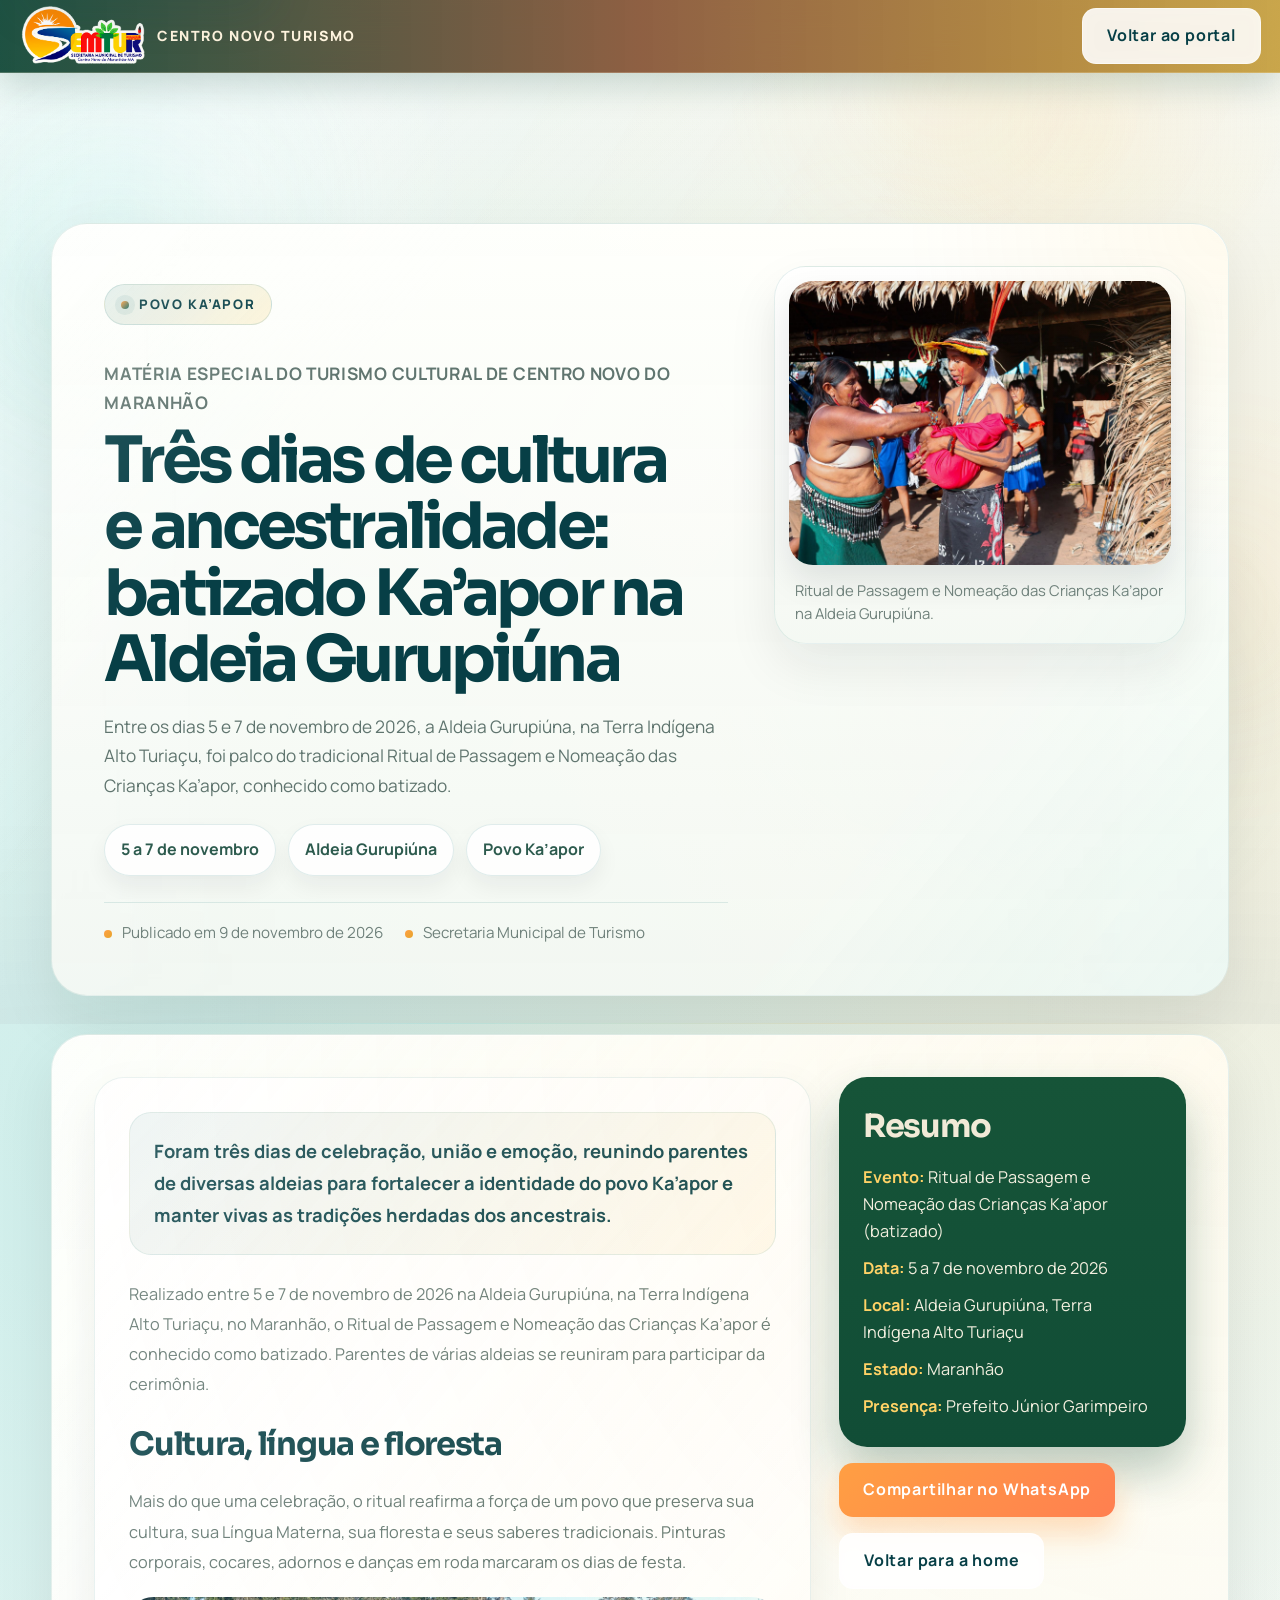
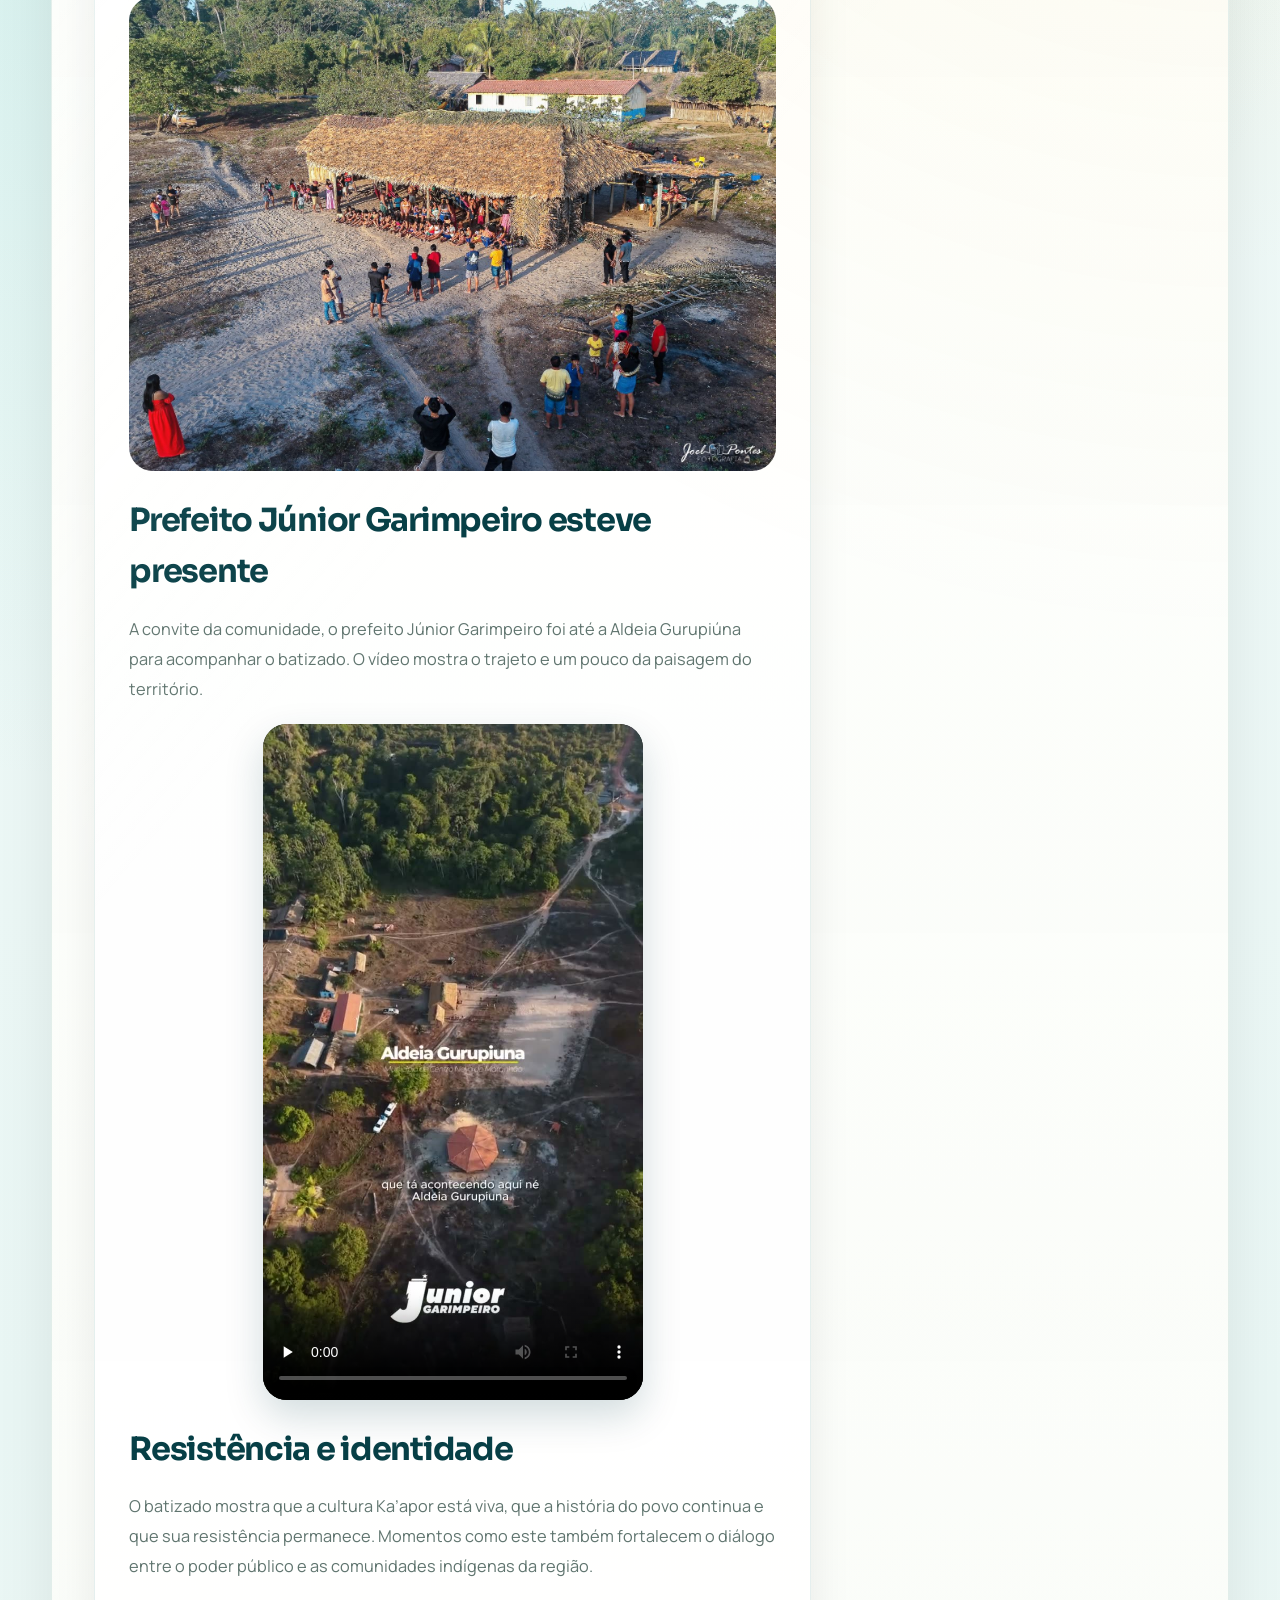
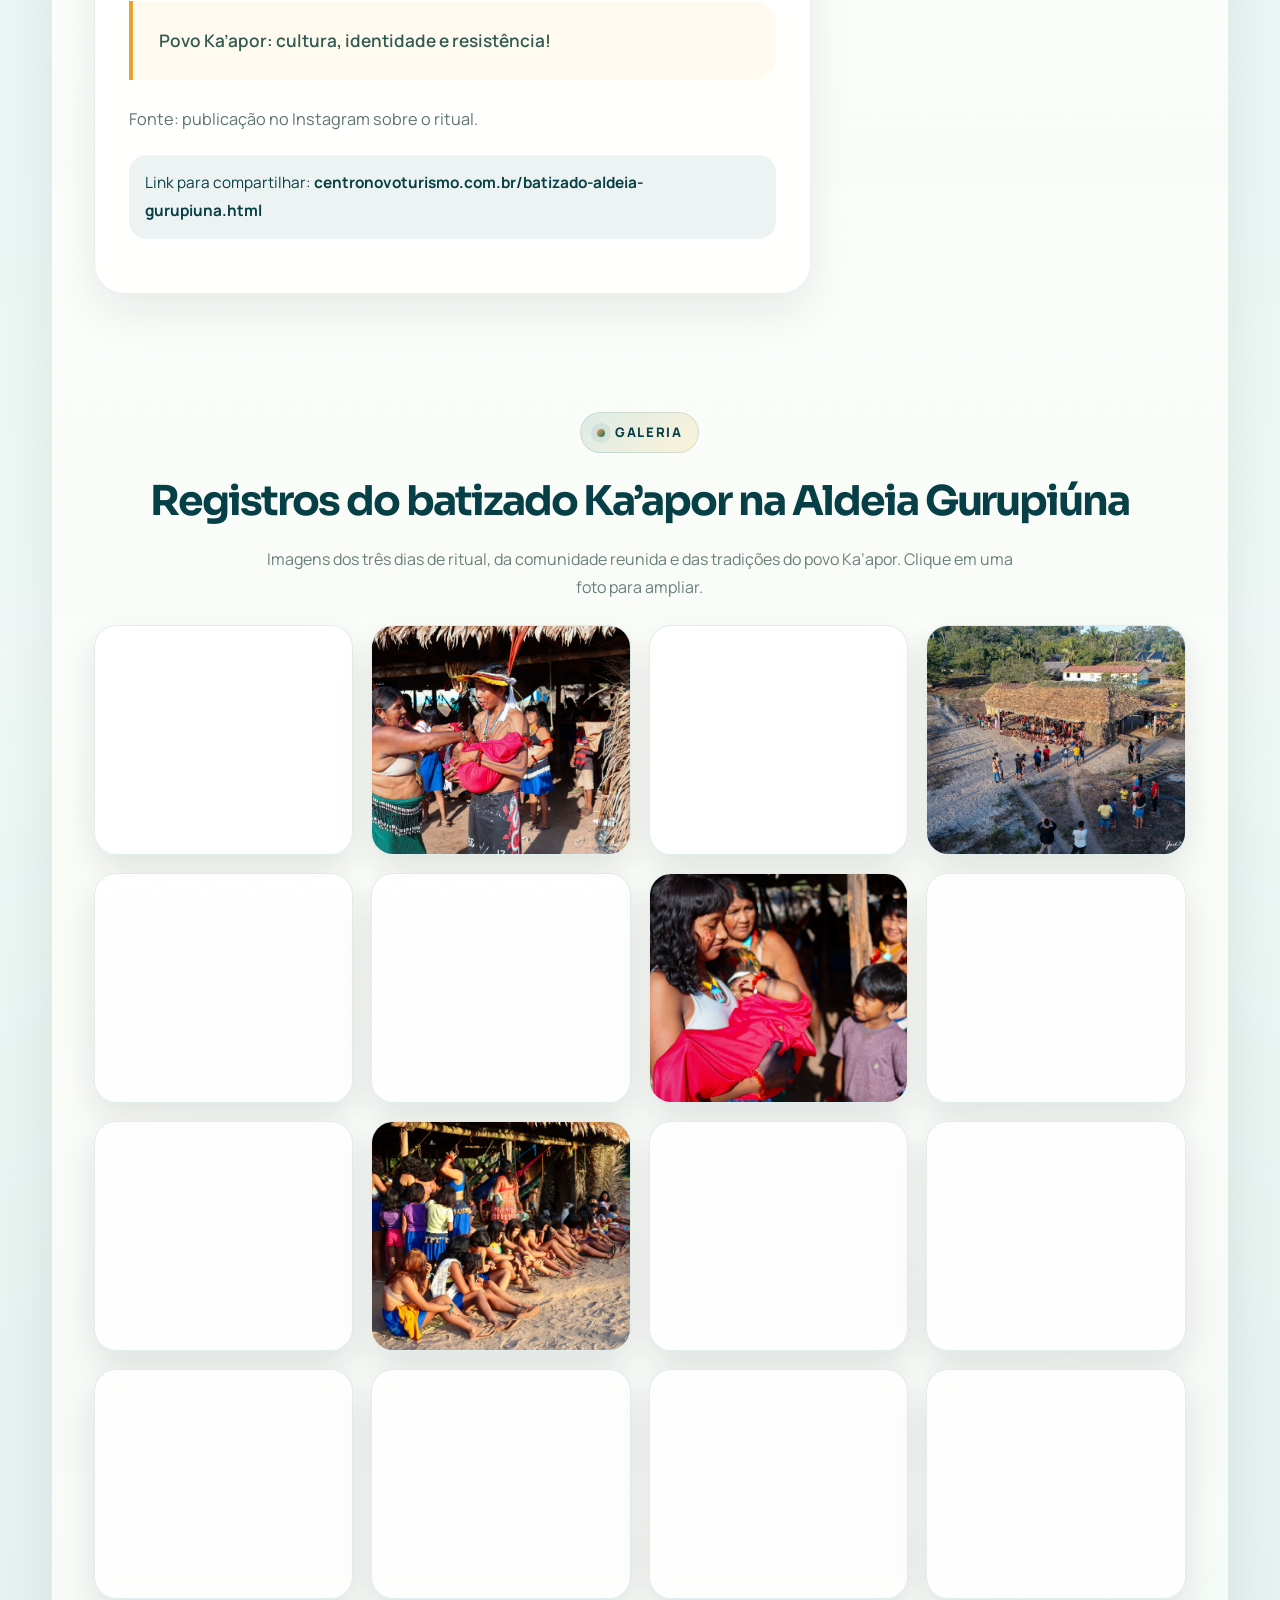
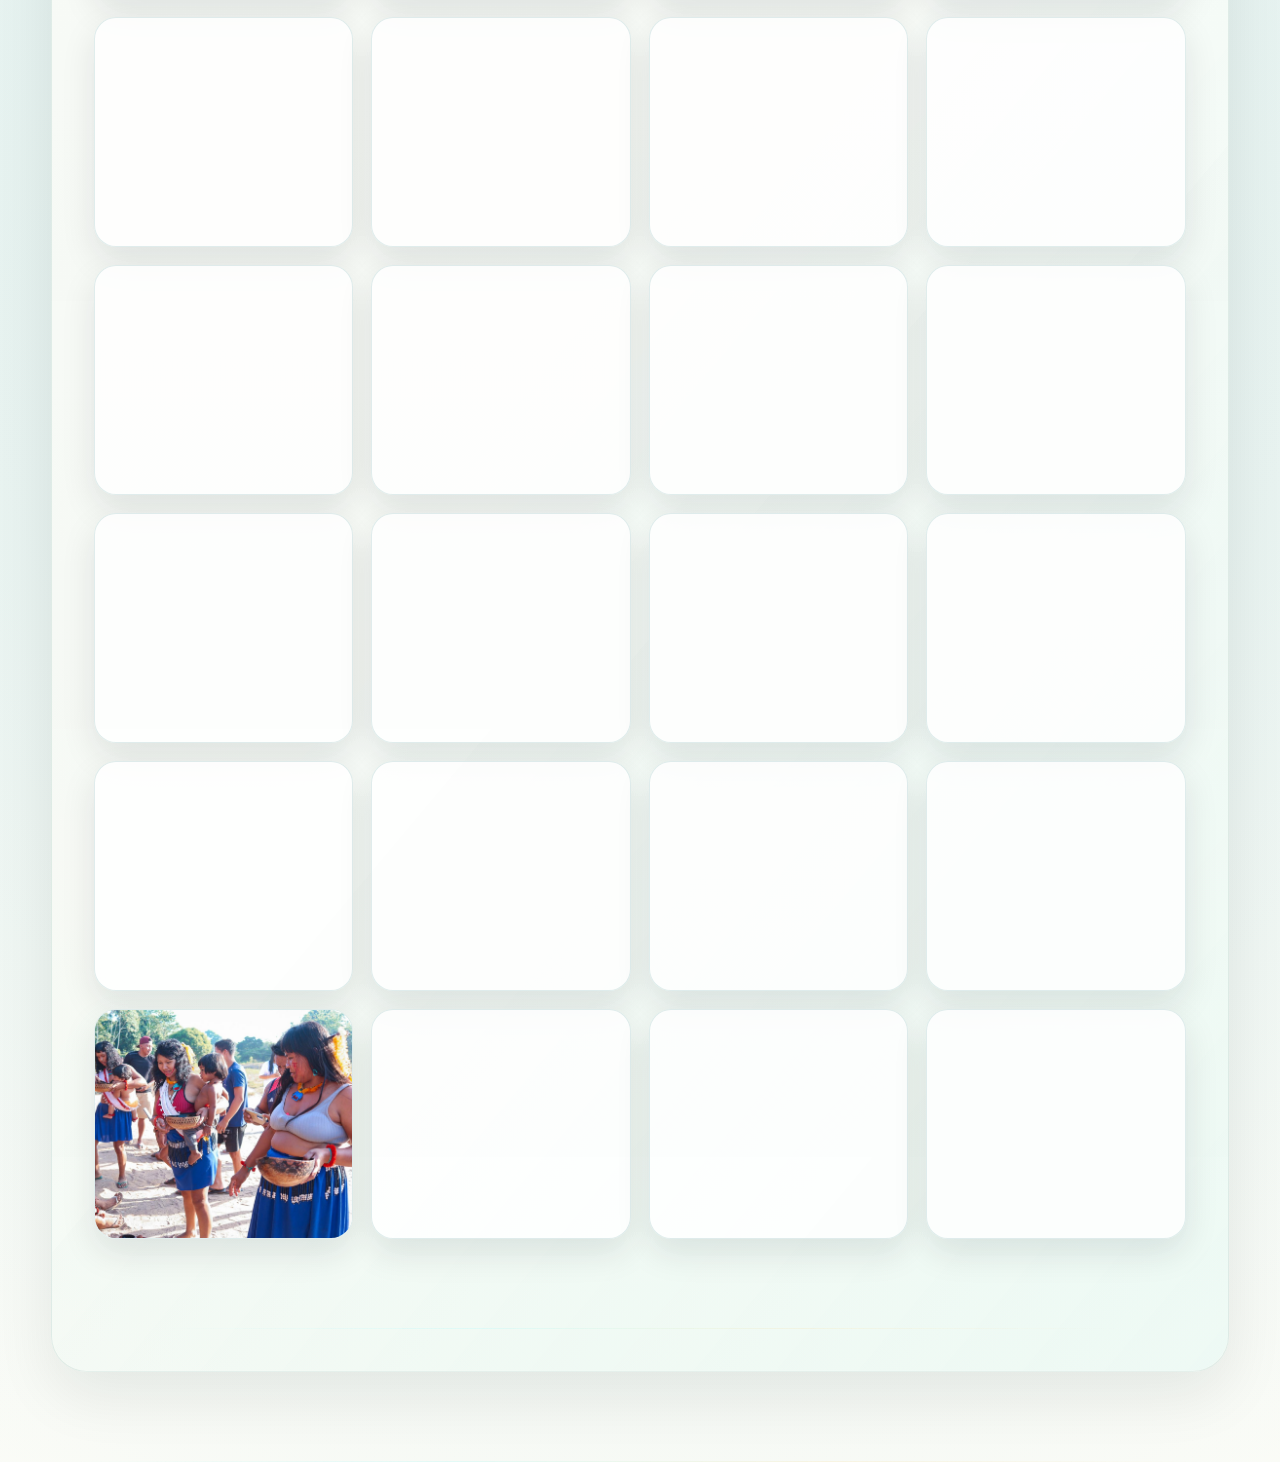
<file: batizado-aldeia-gurupiuna.html>
<!DOCTYPE html>
<html lang="pt-BR">

<head>
  <meta charset="UTF-8" />
  <meta name="viewport" content="width=device-width, initial-scale=1.0" />
  <meta name="description"
    content="Entre 5 e 7 de novembro de 2026, a Aldeia Gurupi&uacute;na, na Terra Ind&iacute;gena Alto Turia&ccedil;u, recebeu o Ritual de Passagem e Nomea&ccedil;&atilde;o das Crian&ccedil;as Ka&rsquo;apor, o batizado. Veja fotos e v&iacute;deo." />
  <meta name="robots" content="index, follow, max-image-preview:large" />
  <meta name="author" content="Secretaria Municipal de Turismo de Centro Novo do Maranh&atilde;o" />
  <meta name="theme-color" content="#0f6b68" />
  <link rel="icon" type="image/png" href="./assets/logo turismo.png" />
  <link rel="apple-touch-icon" href="./assets/logo turismo.png" />
  <title>Mat&eacute;ria | Batizado Ka&rsquo;apor na Aldeia Gurupi&uacute;na</title>
  <link rel="canonical" href="https://www.centronovoturismo.com.br/batizado-aldeia-gurupiuna.html" />
  <meta property="og:site_name" content="Centro Novo Turismo" />
  <meta property="og:locale" content="pt_BR" />
  <meta property="og:title" content="Tr&ecirc;s dias de cultura e ancestralidade: batizado Ka&rsquo;apor na Aldeia Gurupi&uacute;na" />
  <meta property="og:description"
    content="Entre 5 e 7 de novembro de 2026, a Aldeia Gurupi&uacute;na, na Terra Ind&iacute;gena Alto Turia&ccedil;u, recebeu o Ritual de Passagem e Nomea&ccedil;&atilde;o das Crian&ccedil;as Ka&rsquo;apor, o batizado. Veja fotos e v&iacute;deo." />
  <meta property="og:url" content="https://www.centronovoturismo.com.br/batizado-aldeia-gurupiuna.html" />
  <meta property="og:type" content="article" />
  <meta property="og:image" content="https://www.centronovoturismo.com.br/assets/aldeia%20idigina/batizado/batizado-og.jpg" />
  <meta property="og:image:width" content="1200" />
  <meta property="og:image:height" content="630" />
  <meta property="og:image:alt" content="Ritual de batizado na Aldeia Ind&iacute;gena Gurupi&uacute;na" />
  <meta name="twitter:card" content="summary_large_image" />
  <meta name="twitter:title" content="Tr&ecirc;s dias de cultura e ancestralidade: batizado Ka&rsquo;apor na Aldeia Gurupi&uacute;na" />
  <meta name="twitter:description"
    content="Entre 5 e 7 de novembro de 2026, a Aldeia Gurupi&uacute;na, na Terra Ind&iacute;gena Alto Turia&ccedil;u, recebeu o Ritual de Passagem e Nomea&ccedil;&atilde;o das Crian&ccedil;as Ka&rsquo;apor, o batizado. Veja fotos e v&iacute;deo." />
  <meta name="twitter:image" content="https://www.centronovoturismo.com.br/assets/aldeia%20idigina/batizado/batizado-og.jpg" />
  <link rel="preconnect" href="https://fonts.googleapis.com" />
  <link rel="preconnect" href="https://fonts.gstatic.com" crossorigin />
  <link
    href="https://fonts.googleapis.com/css2?family=Manrope:wght@400;500;600;700;800&family=Sora:wght@600;700;800&display=swap"
    rel="stylesheet" />
  <link rel="stylesheet" href="style.css" />
  <script type="application/ld+json">
    {
      "@context": "https://schema.org",
      "@graph": [
        {
          "@type": "NewsArticle",
          "headline": "Três dias de cultura e ancestralidade: Ritual de Passagem e Nomeação das Crianças Ka’apor na Aldeia Gurupiúna",
          "description": "Entre 5 e 7 de novembro de 2026, a Aldeia Gurupiúna, na Terra Indígena Alto Turiaçu, recebeu o Ritual de Passagem e Nomeação das Crianças Ka’apor, conhecido como batizado.",
          "image": ["https://www.centronovoturismo.com.br/assets/aldeia%20idigina/batizado/batizado-og.jpg"],
          "datePublished": "2026-11-09",
          "about": {
            "@type": "Event",
            "name": "Ritual de Passagem e Nomeação das Crianças Ka’apor",
            "startDate": "2026-11-05",
            "endDate": "2026-11-07",
            "location": {
              "@type": "Place",
              "name": "Aldeia Gurupiúna, Terra Indígena Alto Turiaçu",
              "address": {
                "@type": "PostalAddress",
                "addressRegion": "MA",
                "addressCountry": "BR"
              }
            }
          },
          "inLanguage": "pt-BR",
          "author": {
            "@type": "GovernmentOrganization",
            "name": "Secretaria Municipal de Turismo de Centro Novo do Maranhão",
            "url": "https://www.centronovoturismo.com.br/"
          },
          "publisher": {
            "@type": "GovernmentOrganization",
            "name": "Secretaria Municipal de Turismo de Centro Novo do Maranhão",
            "logo": {
              "@type": "ImageObject",
              "url": "https://www.centronovoturismo.com.br/assets/logo%20turismo.png"
            }
          },
          "mainEntityOfPage": "https://www.centronovoturismo.com.br/batizado-aldeia-gurupiuna.html"
        },
        {
          "@type": "BreadcrumbList",
          "itemListElement": [
            {
              "@type": "ListItem",
              "position": 1,
              "name": "Centro Novo Turismo",
              "item": "https://www.centronovoturismo.com.br/"
            },
            {
              "@type": "ListItem",
              "position": 2,
              "name": "Batizado na Aldeia Gurupiúna",
              "item": "https://www.centronovoturismo.com.br/batizado-aldeia-gurupiuna.html"
            }
          ]
        }
      ]
    }
  </script>
</head>

<body class="article-page">
  <a href="#conteudo-principal" class="skip-link">Pular para o conte&uacute;do principal</a>
  <div class="site-atmosphere" aria-hidden="true">
    <span class="mist mist-1"></span>
    <span class="mist mist-2"></span>
    <span class="mist mist-3"></span>
    <span class="mist mist-4"></span>
  </div>

  <header class="header" id="header">
    <div class="container">
      <nav class="nav">
        <a href="./index.html" class="brand" aria-label="Voltar para o portal">
          <img src="./assets/logo turismo.png" alt="Logo do Turismo Centro Novo do Maranh&atilde;o" class="logo">
          <span class="brand-text">Centro Novo Turismo</span>
        </a>
        <a href="./index.html#aldeia" class="btn btn-secondary article-back-link">Voltar ao portal</a>
      </nav>
    </div>
  </header>

  <main id="conteudo-principal">
    <section class="article-hero article-hero-festival">
      <div class="container">
        <div class="article-hero-grid">
          <div class="article-hero-copy">
            <span class="section-kicker">Povo Ka&rsquo;apor</span>
            <p class="article-eyebrow">Mat&eacute;ria especial do turismo cultural de Centro Novo do Maranh&atilde;o</p>
            <h1>Tr&ecirc;s dias de cultura e ancestralidade: batizado Ka&rsquo;apor na Aldeia Gurupi&uacute;na</h1>
            <p>
              Entre os dias 5 e 7 de novembro de 2026, a Aldeia Gurupi&uacute;na, na Terra Ind&iacute;gena Alto
              Turia&ccedil;u, foi palco do tradicional Ritual de Passagem e Nomea&ccedil;&atilde;o das Crian&ccedil;as
              Ka&rsquo;apor, conhecido como batizado.
            </p>
            <div class="article-chip-row">
              <span>5 a 7 de novembro</span>
              <span>Aldeia Gurupi&uacute;na</span>
              <span>Povo Ka&rsquo;apor</span>
            </div>
            <div class="article-meta-row">
              <span>Publicado em 9 de novembro de 2026</span>
              <span>Secretaria Municipal de Turismo</span>
            </div>
          </div>

          <figure class="article-hero-poster">
            <img src="./assets/aldeia idigina/batizado/batizado-02.jpg"
              alt="Momento do ritual de batizado na Aldeia Ind&iacute;gena Gurupi&uacute;na" width="1600" height="1189">
            <figcaption>Ritual de Passagem e Nomea&ccedil;&atilde;o das Crian&ccedil;as Ka&rsquo;apor na Aldeia Gurupi&uacute;na.</figcaption>
          </figure>
        </div>
      </div>
    </section>

    <section class="article-body">
      <div class="container">
        <div class="article-body-grid">
          <article class="article-story-card">
            <div class="article-lead">
              Foram tr&ecirc;s dias de celebra&ccedil;&atilde;o, uni&atilde;o e emo&ccedil;&atilde;o, reunindo parentes de diversas
              aldeias para fortalecer a identidade do povo Ka&rsquo;apor e manter vivas as tradi&ccedil;&otilde;es herdadas
              dos ancestrais.
            </div>
            <p>
              Realizado entre 5 e 7 de novembro de 2026 na Aldeia Gurupi&uacute;na, na Terra Ind&iacute;gena Alto
              Turia&ccedil;u, no Maranh&atilde;o, o Ritual de Passagem e Nomea&ccedil;&atilde;o das Crian&ccedil;as
              Ka&rsquo;apor &eacute; conhecido como batizado. Parentes de v&aacute;rias aldeias se reuniram para
              participar da cerim&ocirc;nia.
            </p>
            <h2>Cultura, l&iacute;ngua e floresta</h2>
            <p>
              Mais do que uma celebra&ccedil;&atilde;o, o ritual reafirma a for&ccedil;a de um povo que preserva sua cultura,
              sua L&iacute;ngua Materna, sua floresta e seus saberes tradicionais. Pinturas corporais, cocares, adornos e
              dan&ccedil;as em roda marcaram os dias de festa.
            </p>
            <div class="article-inline-image">
              <img src="./assets/aldeia idigina/batizado/batizado-04.jpg"
                alt="Dan&ccedil;a em roda no batizado da Aldeia Gurupi&uacute;na" width="1600" height="1173" loading="lazy">
            </div>
            <h2>Prefeito J&uacute;nior Garimpeiro esteve presente</h2>
            <p>
              A convite da comunidade, o prefeito J&uacute;nior Garimpeiro foi at&eacute; a Aldeia Gurupi&uacute;na para
              acompanhar o batizado. O v&iacute;deo mostra o trajeto e um pouco da paisagem do territ&oacute;rio.
            </p>
            <div class="article-inline-video">
              <video controls preload="none" playsinline
                poster="./assets/aldeia idigina/ida aldeia/ida-aldeia-poster.jpg"
                aria-label="V&iacute;deo do prefeito a caminho do batizado na Aldeia Ind&iacute;gena Gurupi&uacute;na">
                <source src="./assets/aldeia idigina/ida aldeia/ida-aldeia.mp4" type="video/mp4">
                Seu navegador n&atilde;o suporta v&iacute;deo.
              </video>
            </div>
            <h2>Resist&ecirc;ncia e identidade</h2>
            <p>
              O batizado mostra que a cultura Ka&rsquo;apor est&aacute; viva, que a hist&oacute;ria do povo continua e que
              sua resist&ecirc;ncia permanece. Momentos como este tamb&eacute;m fortalecem o di&aacute;logo entre o poder
              p&uacute;blico e as comunidades ind&iacute;genas da regi&atilde;o.
            </p>
            <blockquote class="article-quote">
              Povo Ka&rsquo;apor: cultura, identidade e resist&ecirc;ncia!
            </blockquote>
            <p>
              Fonte: <a href="https://www.instagram.com/p/DffAZuGkTkR/" target="_blank" rel="noopener">publica&ccedil;&atilde;o
              no Instagram sobre o ritual</a>.
            </p>
            <p class="article-share-line">
              Link para compartilhar: <strong>centronovoturismo.com.br/batizado-aldeia-gurupiuna.html</strong>
            </p>
          </article>

          <aside class="article-service-panel">
            <div class="article-service-card">
              <h3>Resumo</h3>
              <p><strong>Evento:</strong> Ritual de Passagem e Nomea&ccedil;&atilde;o das Crian&ccedil;as Ka&rsquo;apor (batizado)</p>
              <p><strong>Data:</strong> 5 a 7 de novembro de 2026</p>
              <p><strong>Local:</strong> Aldeia Gurupi&uacute;na, Terra Ind&iacute;gena Alto Turia&ccedil;u</p>
              <p><strong>Estado:</strong> Maranh&atilde;o</p>
              <p><strong>Presen&ccedil;a:</strong> Prefeito J&uacute;nior Garimpeiro</p>
            </div>

            <a href="https://wa.me/?text=Veja%20a%20mat%C3%A9ria%3A%20Batizado%20Ka%E2%80%99apor%20na%20Aldeia%20Gurupi%C3%BAna%20https%3A%2F%2Fwww.centronovoturismo.com.br%2Fbatizado-aldeia-gurupiuna.html"
              class="btn btn-primary article-home-link" target="_blank" rel="noopener">Compartilhar no WhatsApp</a>
            <a href="./index.html" class="btn btn-secondary article-home-link">Voltar para a home</a>
          </aside>
        </div>

        <section class="materia-festival">
          <div class="article-gallery-head">
            <span class="section-kicker">Galeria</span>
            <h2>Registros do batizado Ka&rsquo;apor na Aldeia Gurupi&uacute;na</h2>
            <p>Imagens dos tr&ecirc;s dias de ritual, da comunidade reunida e das tradi&ccedil;&otilde;es do povo Ka&rsquo;apor. Clique em uma foto para ampliar.</p>
          </div>
          <div class="materia-festival-gallery">
            <img src="./assets/aldeia idigina/batizado/batizado-01.jpg" alt="Batizado na Aldeia Ind&iacute;gena Gurupi&uacute;na &ndash; foto 1 de 36" loading="lazy">
            <img src="./assets/aldeia idigina/batizado/batizado-02.jpg" alt="Batizado na Aldeia Ind&iacute;gena Gurupi&uacute;na &ndash; foto 2 de 36" loading="lazy">
            <img src="./assets/aldeia idigina/batizado/batizado-03.jpg" alt="Batizado na Aldeia Ind&iacute;gena Gurupi&uacute;na &ndash; foto 3 de 36" loading="lazy">
            <img src="./assets/aldeia idigina/batizado/batizado-04.jpg" alt="Batizado na Aldeia Ind&iacute;gena Gurupi&uacute;na &ndash; foto 4 de 36" loading="lazy">
            <img src="./assets/aldeia idigina/batizado/batizado-05.jpg" alt="Batizado na Aldeia Ind&iacute;gena Gurupi&uacute;na &ndash; foto 5 de 36" loading="lazy">
            <img src="./assets/aldeia idigina/batizado/batizado-06.jpg" alt="Batizado na Aldeia Ind&iacute;gena Gurupi&uacute;na &ndash; foto 6 de 36" loading="lazy">
            <img src="./assets/aldeia idigina/batizado/batizado-07.jpg" alt="Batizado na Aldeia Ind&iacute;gena Gurupi&uacute;na &ndash; foto 7 de 36" loading="lazy">
            <img src="./assets/aldeia idigina/batizado/batizado-08.jpg" alt="Batizado na Aldeia Ind&iacute;gena Gurupi&uacute;na &ndash; foto 8 de 36" loading="lazy">
            <img src="./assets/aldeia idigina/batizado/batizado-09.jpg" alt="Batizado na Aldeia Ind&iacute;gena Gurupi&uacute;na &ndash; foto 9 de 36" loading="lazy">
            <img src="./assets/aldeia idigina/batizado/batizado-10.jpg" alt="Batizado na Aldeia Ind&iacute;gena Gurupi&uacute;na &ndash; foto 10 de 36" loading="lazy">
            <img src="./assets/aldeia idigina/batizado/batizado-11.jpg" alt="Batizado na Aldeia Ind&iacute;gena Gurupi&uacute;na &ndash; foto 11 de 36" loading="lazy">
            <img src="./assets/aldeia idigina/batizado/batizado-12.jpg" alt="Batizado na Aldeia Ind&iacute;gena Gurupi&uacute;na &ndash; foto 12 de 36" loading="lazy">
            <img src="./assets/aldeia idigina/batizado/batizado-13.jpg" alt="Batizado na Aldeia Ind&iacute;gena Gurupi&uacute;na &ndash; foto 13 de 36" loading="lazy">
            <img src="./assets/aldeia idigina/batizado/batizado-14.jpg" alt="Batizado na Aldeia Ind&iacute;gena Gurupi&uacute;na &ndash; foto 14 de 36" loading="lazy">
            <img src="./assets/aldeia idigina/batizado/batizado-15.jpg" alt="Batizado na Aldeia Ind&iacute;gena Gurupi&uacute;na &ndash; foto 15 de 36" loading="lazy">
            <img src="./assets/aldeia idigina/batizado/batizado-16.jpg" alt="Batizado na Aldeia Ind&iacute;gena Gurupi&uacute;na &ndash; foto 16 de 36" loading="lazy">
            <img src="./assets/aldeia idigina/batizado/batizado-17.jpg" alt="Batizado na Aldeia Ind&iacute;gena Gurupi&uacute;na &ndash; foto 17 de 36" loading="lazy">
            <img src="./assets/aldeia idigina/batizado/batizado-18.jpg" alt="Batizado na Aldeia Ind&iacute;gena Gurupi&uacute;na &ndash; foto 18 de 36" loading="lazy">
            <img src="./assets/aldeia idigina/batizado/batizado-19.jpg" alt="Batizado na Aldeia Ind&iacute;gena Gurupi&uacute;na &ndash; foto 19 de 36" loading="lazy">
            <img src="./assets/aldeia idigina/batizado/batizado-20.jpg" alt="Batizado na Aldeia Ind&iacute;gena Gurupi&uacute;na &ndash; foto 20 de 36" loading="lazy">
            <img src="./assets/aldeia idigina/batizado/batizado-21.jpg" alt="Batizado na Aldeia Ind&iacute;gena Gurupi&uacute;na &ndash; foto 21 de 36" loading="lazy">
            <img src="./assets/aldeia idigina/batizado/batizado-22.jpg" alt="Batizado na Aldeia Ind&iacute;gena Gurupi&uacute;na &ndash; foto 22 de 36" loading="lazy">
            <img src="./assets/aldeia idigina/batizado/batizado-23.jpg" alt="Batizado na Aldeia Ind&iacute;gena Gurupi&uacute;na &ndash; foto 23 de 36" loading="lazy">
            <img src="./assets/aldeia idigina/batizado/batizado-24.jpg" alt="Batizado na Aldeia Ind&iacute;gena Gurupi&uacute;na &ndash; foto 24 de 36" loading="lazy">
            <img src="./assets/aldeia idigina/batizado/batizado-25.jpg" alt="Batizado na Aldeia Ind&iacute;gena Gurupi&uacute;na &ndash; foto 25 de 36" loading="lazy">
            <img src="./assets/aldeia idigina/batizado/batizado-26.jpg" alt="Batizado na Aldeia Ind&iacute;gena Gurupi&uacute;na &ndash; foto 26 de 36" loading="lazy">
            <img src="./assets/aldeia idigina/batizado/batizado-27.jpg" alt="Batizado na Aldeia Ind&iacute;gena Gurupi&uacute;na &ndash; foto 27 de 36" loading="lazy">
            <img src="./assets/aldeia idigina/batizado/batizado-28.jpg" alt="Batizado na Aldeia Ind&iacute;gena Gurupi&uacute;na &ndash; foto 28 de 36" loading="lazy">
            <img src="./assets/aldeia idigina/batizado/batizado-29.jpg" alt="Batizado na Aldeia Ind&iacute;gena Gurupi&uacute;na &ndash; foto 29 de 36" loading="lazy">
            <img src="./assets/aldeia idigina/batizado/batizado-30.jpg" alt="Batizado na Aldeia Ind&iacute;gena Gurupi&uacute;na &ndash; foto 30 de 36" loading="lazy">
            <img src="./assets/aldeia idigina/batizado/batizado-31.jpg" alt="Batizado na Aldeia Ind&iacute;gena Gurupi&uacute;na &ndash; foto 31 de 36" loading="lazy">
            <img src="./assets/aldeia idigina/batizado/batizado-32.jpg" alt="Batizado na Aldeia Ind&iacute;gena Gurupi&uacute;na &ndash; foto 32 de 36" loading="lazy">
            <img src="./assets/aldeia idigina/batizado/batizado-33.jpg" alt="Batizado na Aldeia Ind&iacute;gena Gurupi&uacute;na &ndash; foto 33 de 36" loading="lazy">
            <img src="./assets/aldeia idigina/batizado/batizado-34.jpg" alt="Batizado na Aldeia Ind&iacute;gena Gurupi&uacute;na &ndash; foto 34 de 36" loading="lazy">
            <img src="./assets/aldeia idigina/batizado/batizado-35.jpg" alt="Batizado na Aldeia Ind&iacute;gena Gurupi&uacute;na &ndash; foto 35 de 36" loading="lazy">
            <img src="./assets/aldeia idigina/batizado/batizado-36.jpg" alt="Batizado na Aldeia Ind&iacute;gena Gurupi&uacute;na &ndash; foto 36 de 36" loading="lazy">
          </div>
        </section>
      </div>
    </section>
  </main>

  <script src="script.js"></script>
</body>

</html>
</file>
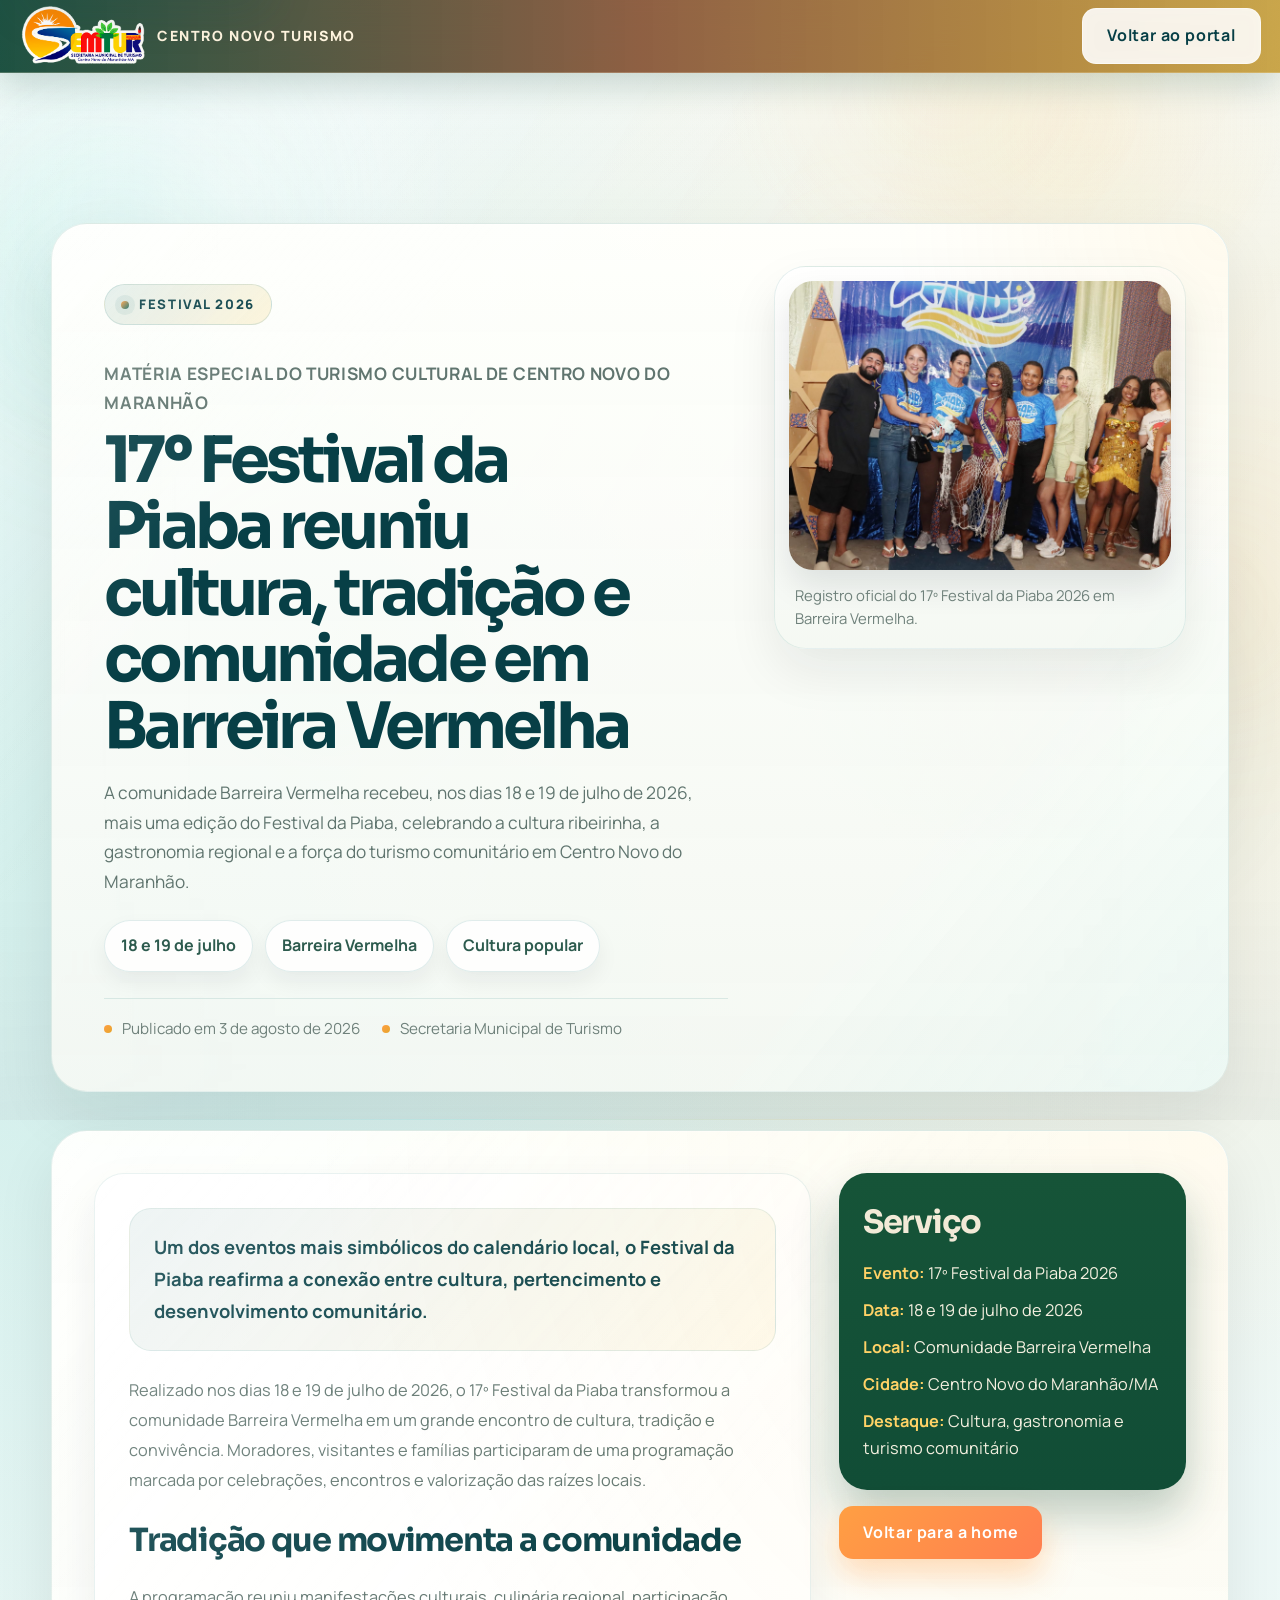
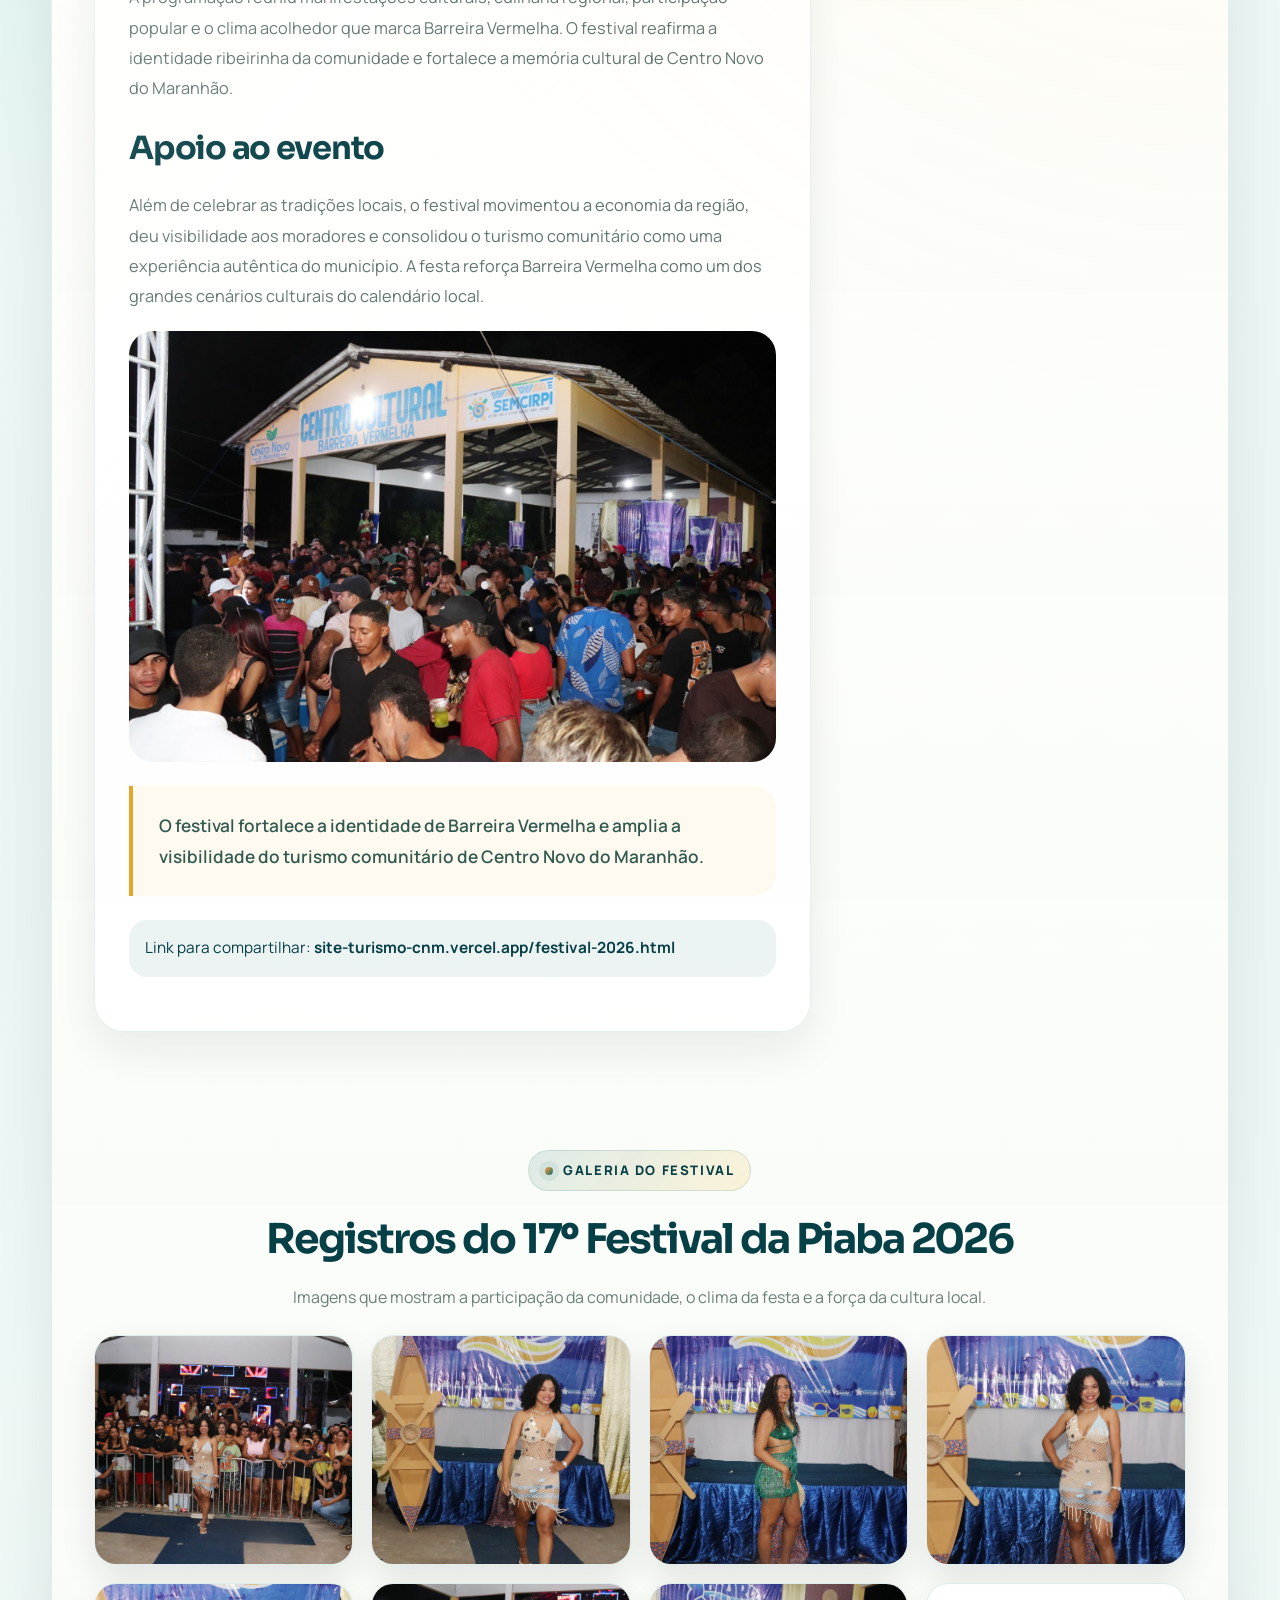
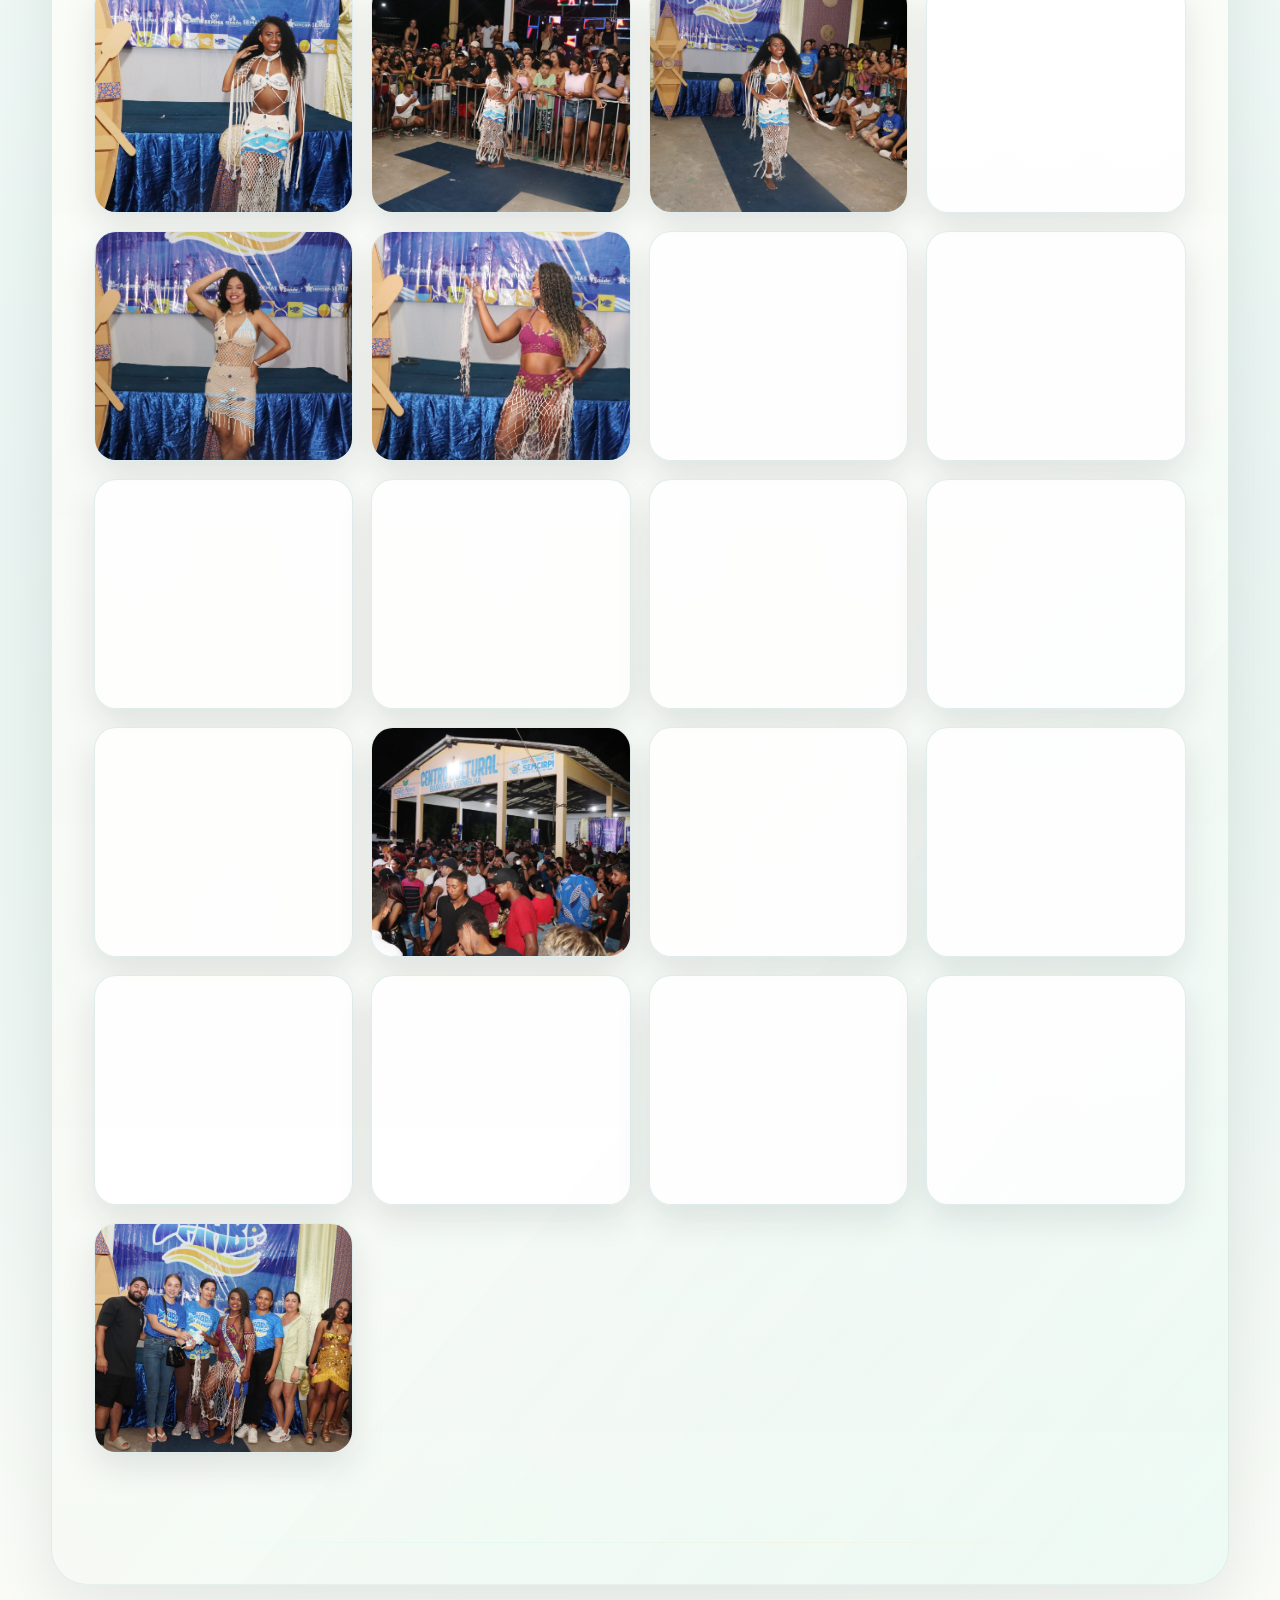
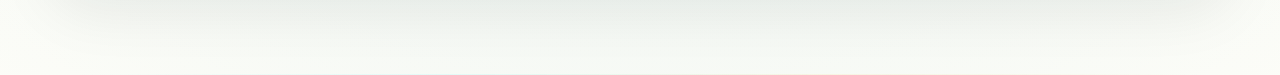
<file: festival-2026.html>
<!DOCTYPE html>
<html lang="pt-BR">

<head>
  <meta charset="UTF-8" />
  <meta name="viewport" content="width=device-width, initial-scale=1.0" />
  <meta name="description"
    content="Mat&eacute;ria especial do 17&ordm; Festival da Piaba 2026 na comunidade Barreira Vermelha, em Centro Novo do Maranh&atilde;o." />
  <meta name="robots" content="index, follow, max-image-preview:large" />
  <meta name="author" content="Secretaria Municipal de Turismo de Centro Novo do Maranh&atilde;o" />
  <meta name="theme-color" content="#0f6b68" />
  <link rel="icon" type="image/png" href="./assets/logo turismo.png" />
  <link rel="apple-touch-icon" href="./assets/logo turismo.png" />
  <title>Mat&eacute;ria | 17&ordm; Festival da Piaba 2026</title>
  <link rel="canonical" href="https://site-turismo-cnm.vercel.app/festival-2026.html" />
  <meta property="og:title" content="17&ordm; Festival da Piaba 2026 | Mat&eacute;ria completa" />
  <meta property="og:description"
    content="Veja a mat&eacute;ria completa do 17&ordm; Festival da Piaba 2026 na comunidade Barreira Vermelha." />
  <meta property="og:url" content="https://site-turismo-cnm.vercel.app/festival-2026.html" />
  <meta property="og:type" content="article" />
  <meta property="og:image"
    content="https://site-turismo-cnm.vercel.app/assets/17%C2%BA%20festival%20da%20piaba%202026/WhatsApp%20Image%202026-07-20%20at%2016.31.41%20(5).jpeg" />
  <meta name="twitter:card" content="summary_large_image" />
  <meta name="twitter:title" content="17&ordm; Festival da Piaba 2026 | Mat&eacute;ria completa" />
  <meta name="twitter:description"
    content="Veja a mat&eacute;ria completa do 17&ordm; Festival da Piaba 2026 na comunidade Barreira Vermelha." />
  <meta name="twitter:image"
    content="https://site-turismo-cnm.vercel.app/assets/17%C2%BA%20festival%20da%20piaba%202026/WhatsApp%20Image%202026-07-20%20at%2016.31.41%20(5).jpeg" />
  <link rel="preconnect" href="https://fonts.googleapis.com" />
  <link rel="preconnect" href="https://fonts.gstatic.com" crossorigin />
  <link
    href="https://fonts.googleapis.com/css2?family=Manrope:wght@400;500;600;700;800&family=Sora:wght@600;700;800&display=swap"
    rel="stylesheet" />
  <link rel="stylesheet" href="style.css" />
  <script type="application/ld+json">
    {
      "@context": "https://schema.org",
      "@graph": [
        {
          "@type": "Event",
          "name": "17º Festival da Piaba 2026",
          "startDate": "2026-07-18",
          "endDate": "2026-07-19",
          "eventAttendanceMode": "https://schema.org/OfflineEventAttendanceMode",
          "eventStatus": "https://schema.org/EventScheduled",
          "location": {
            "@type": "Place",
            "name": "Comunidade Barreira Vermelha",
            "address": {
              "@type": "PostalAddress",
              "addressLocality": "Centro Novo do Maranhão",
              "addressRegion": "MA",
              "addressCountry": "BR"
            }
          },
          "description": "Matéria especial sobre o 17º Festival da Piaba 2026, que celebrou a cultura ribeirinha, a gastronomia regional e o turismo comunitário em Barreira Vermelha.",
          "organizer": {
            "@type": "GovernmentOrganization",
            "name": "Secretaria Municipal de Turismo de Centro Novo do Maranhão",
            "url": "https://site-turismo-cnm.vercel.app/"
          }
        },
        {
          "@type": "BreadcrumbList",
          "itemListElement": [
            {
              "@type": "ListItem",
              "position": 1,
              "name": "Centro Novo Turismo",
              "item": "https://site-turismo-cnm.vercel.app/"
            },
            {
              "@type": "ListItem",
              "position": 2,
              "name": "17º Festival da Piaba 2026",
              "item": "https://site-turismo-cnm.vercel.app/festival-2026.html"
            }
          ]
        }
      ]
    }
  </script>
</head>

<body class="article-page">
  <a href="#conteudo-principal" class="skip-link">Pular para o conte&uacute;do principal</a>
  <div class="site-atmosphere" aria-hidden="true">
    <span class="mist mist-1"></span>
    <span class="mist mist-2"></span>
    <span class="mist mist-3"></span>
    <span class="mist mist-4"></span>
  </div>

  <header class="header" id="header">
    <div class="container">
      <nav class="nav">
        <a href="./index.html" class="brand" aria-label="Voltar para o portal">
          <img src="./assets/logo turismo.png" alt="Logo do Turismo Centro Novo do Maranh&atilde;o" class="logo">
          <span class="brand-text">Centro Novo Turismo</span>
        </a>
        <a href="./index.html#eventos" class="btn btn-secondary article-back-link">Voltar ao portal</a>
      </nav>
    </div>
  </header>

  <main id="conteudo-principal">
    <section class="article-hero article-hero-festival">
      <div class="container">
        <div class="article-hero-grid">
          <div class="article-hero-copy">
            <span class="section-kicker">Festival 2026</span>
            <p class="article-eyebrow">Mat&eacute;ria especial do turismo cultural de Centro Novo do Maranh&atilde;o</p>
            <h1>17&ordm; Festival da Piaba reuniu cultura, tradi&ccedil;&atilde;o e comunidade em Barreira Vermelha</h1>
            <p>
              A comunidade Barreira Vermelha recebeu, nos dias 18 e 19 de julho de 2026, mais uma edi&ccedil;&atilde;o do
              Festival da Piaba, celebrando a cultura ribeirinha, a gastronomia regional e a for&ccedil;a do turismo
              comunit&aacute;rio em Centro Novo do Maranh&atilde;o.
            </p>
            <div class="article-chip-row">
              <span>18 e 19 de julho</span>
              <span>Barreira Vermelha</span>
              <span>Cultura popular</span>
            </div>
            <div class="article-meta-row">
              <span>Publicado em 3 de agosto de 2026</span>
              <span>Secretaria Municipal de Turismo</span>
            </div>
          </div>

          <figure class="article-hero-poster">
            <img src="./assets/17&ordm; festival da piaba 2026/WhatsApp Image 2026-07-20 at 16.31.43.jpeg"
              alt="Registro principal do 17&ordm; Festival da Piaba 2026">
            <figcaption>Registro oficial do 17&ordm; Festival da Piaba 2026 em Barreira Vermelha.</figcaption>
          </figure>
        </div>
      </div>
    </section>

    <section class="article-body">
      <div class="container">
        <div class="article-body-grid">
          <article class="article-story-card">
            <div class="article-lead">
              Um dos eventos mais simb&oacute;licos do calend&aacute;rio local, o Festival da Piaba reafirma a conex&atilde;o
              entre cultura, pertencimento e desenvolvimento comunit&aacute;rio.
            </div>
            <p>
              Realizado nos dias 18 e 19 de julho de 2026, o 17&ordm; Festival da Piaba transformou a comunidade
              Barreira Vermelha em um grande encontro de cultura, tradi&ccedil;&atilde;o e conviv&ecirc;ncia. Moradores,
              visitantes e fam&iacute;lias participaram de uma programa&ccedil;&atilde;o marcada por celebra&ccedil;&otilde;es,
              encontros e valoriza&ccedil;&atilde;o das ra&iacute;zes locais.
            </p>
            <h2>Tradi&ccedil;&atilde;o que movimenta a comunidade</h2>
            <p>
              A programa&ccedil;&atilde;o reuniu manifesta&ccedil;&otilde;es culturais, culin&aacute;ria regional,
              participa&ccedil;&atilde;o popular e o clima acolhedor que marca Barreira Vermelha. O festival reafirma a
              identidade ribeirinha da comunidade e fortalece a mem&oacute;ria cultural de Centro Novo do Maranh&atilde;o.
            </p>
            <h2>Apoio ao evento</h2>
            <p>
              Al&eacute;m de celebrar as tradi&ccedil;&otilde;es locais, o festival movimentou a economia da regi&atilde;o,
              deu visibilidade aos moradores e consolidou o turismo comunit&aacute;rio como uma experi&ecirc;ncia aut&ecirc;ntica
              do munic&iacute;pio. A festa refor&ccedil;a Barreira Vermelha como um dos grandes cen&aacute;rios culturais do
              calend&aacute;rio local.
            </p>
            <div class="article-inline-image">
              <img src="./assets/17&ordm; festival da piaba 2026/WhatsApp Image 2026-07-20 at 16.31.41 (5).jpeg"
                alt="P&uacute;blico no 17&ordm; Festival da Piaba 2026 em Barreira Vermelha">
            </div>
            <blockquote class="article-quote">
              O festival fortalece a identidade de Barreira Vermelha e amplia a visibilidade do turismo comunit&aacute;rio
              de Centro Novo do Maranh&atilde;o.
            </blockquote>
            <p class="article-share-line">
              Link para compartilhar: <strong>site-turismo-cnm.vercel.app/festival-2026.html</strong>
            </p>
          </article>

          <aside class="article-service-panel">
            <div class="article-service-card">
              <h3>Servi&ccedil;o</h3>
              <p><strong>Evento:</strong> 17&ordm; Festival da Piaba 2026</p>
              <p><strong>Data:</strong> 18 e 19 de julho de 2026</p>
              <p><strong>Local:</strong> Comunidade Barreira Vermelha</p>
              <p><strong>Cidade:</strong> Centro Novo do Maranh&atilde;o/MA</p>
              <p><strong>Destaque:</strong> Cultura, gastronomia e turismo comunit&aacute;rio</p>
            </div>

            <a href="./index.html" class="btn btn-primary article-home-link">Voltar para a home</a>
          </aside>
        </div>

        <section class="materia-festival">
          <div class="article-gallery-head">
            <span class="section-kicker">Galeria do festival</span>
            <h2>Registros do 17&ordm; Festival da Piaba 2026</h2>
            <p>Imagens que mostram a participa&ccedil;&atilde;o da comunidade, o clima da festa e a for&ccedil;a da cultura local.</p>
          </div>
          <div class="materia-festival-gallery">
            <img src="./assets/17&ordm; festival da piaba 2026/WhatsApp Image 2026-07-20 at 16.31.38 (1).jpeg" alt="Registro do 17&ordm; Festival da Piaba 2026 – foto 1 de 25">
            <img src="./assets/17&ordm; festival da piaba 2026/WhatsApp Image 2026-07-20 at 16.31.38 (2).jpeg" alt="Registro do 17&ordm; Festival da Piaba 2026 – foto 2 de 25">
            <img src="./assets/17&ordm; festival da piaba 2026/WhatsApp Image 2026-07-20 at 16.31.38.jpeg" alt="Registro do 17&ordm; Festival da Piaba 2026 – foto 3 de 25">
            <img src="./assets/17&ordm; festival da piaba 2026/WhatsApp Image 2026-07-20 at 16.31.39 (1).jpeg" alt="Registro do 17&ordm; Festival da Piaba 2026 – foto 4 de 25">
            <img src="./assets/17&ordm; festival da piaba 2026/WhatsApp Image 2026-07-20 at 16.31.39 (2).jpeg" alt="Registro do 17&ordm; Festival da Piaba 2026 – foto 5 de 25">
            <img src="./assets/17&ordm; festival da piaba 2026/WhatsApp Image 2026-07-20 at 16.31.39 (3).jpeg" alt="Registro do 17&ordm; Festival da Piaba 2026 – foto 6 de 25">
            <img src="./assets/17&ordm; festival da piaba 2026/WhatsApp Image 2026-07-20 at 16.31.39 (4).jpeg" alt="Registro do 17&ordm; Festival da Piaba 2026 – foto 7 de 25">
            <img src="./assets/17&ordm; festival da piaba 2026/WhatsApp Image 2026-07-20 at 16.31.39 (5).jpeg" alt="Registro do 17&ordm; Festival da Piaba 2026 – foto 8 de 25">
            <img src="./assets/17&ordm; festival da piaba 2026/WhatsApp Image 2026-07-20 at 16.31.39.jpeg" alt="Registro do 17&ordm; Festival da Piaba 2026 – foto 9 de 25">
            <img src="./assets/17&ordm; festival da piaba 2026/WhatsApp Image 2026-07-20 at 16.31.40 (1).jpeg" alt="Registro do 17&ordm; Festival da Piaba 2026 – foto 10 de 25">
            <img src="./assets/17&ordm; festival da piaba 2026/WhatsApp Image 2026-07-20 at 16.31.40 (2).jpeg" alt="Registro do 17&ordm; Festival da Piaba 2026 – foto 11 de 25">
            <img src="./assets/17&ordm; festival da piaba 2026/WhatsApp Image 2026-07-20 at 16.31.40 (3).jpeg" alt="Registro do 17&ordm; Festival da Piaba 2026 – foto 12 de 25">
            <img src="./assets/17&ordm; festival da piaba 2026/WhatsApp Image 2026-07-20 at 16.31.40 (4).jpeg" alt="Registro do 17&ordm; Festival da Piaba 2026 – foto 13 de 25">
            <img src="./assets/17&ordm; festival da piaba 2026/WhatsApp Image 2026-07-20 at 16.31.40 (5).jpeg" alt="Registro do 17&ordm; Festival da Piaba 2026 – foto 14 de 25">
            <img src="./assets/17&ordm; festival da piaba 2026/WhatsApp Image 2026-07-20 at 16.31.40.jpeg" alt="Registro do 17&ordm; Festival da Piaba 2026 – foto 15 de 25">
            <img src="./assets/17&ordm; festival da piaba 2026/WhatsApp Image 2026-07-20 at 16.31.41 (2).jpeg" alt="Registro do 17&ordm; Festival da Piaba 2026 – foto 16 de 25">
            <img src="./assets/17&ordm; festival da piaba 2026/WhatsApp Image 2026-07-20 at 16.31.41 (4).jpeg" alt="Registro do 17&ordm; Festival da Piaba 2026 – foto 17 de 25">
            <img src="./assets/17&ordm; festival da piaba 2026/WhatsApp Image 2026-07-20 at 16.31.41 (5).jpeg" alt="Registro do 17&ordm; Festival da Piaba 2026 – foto 18 de 25">
            <img src="./assets/17&ordm; festival da piaba 2026/WhatsApp Image 2026-07-20 at 16.31.41.jpeg" alt="Registro do 17&ordm; Festival da Piaba 2026 – foto 19 de 25">
            <img src="./assets/17&ordm; festival da piaba 2026/WhatsApp Image 2026-07-20 at 16.31.42 (2).jpeg" alt="Registro do 17&ordm; Festival da Piaba 2026 – foto 20 de 25">
            <img src="./assets/17&ordm; festival da piaba 2026/WhatsApp Image 2026-07-20 at 16.31.42 (3).jpeg" alt="Registro do 17&ordm; Festival da Piaba 2026 – foto 21 de 25">
            <img src="./assets/17&ordm; festival da piaba 2026/WhatsApp Image 2026-07-20 at 16.31.42 (4).jpeg" alt="Registro do 17&ordm; Festival da Piaba 2026 – foto 22 de 25">
            <img src="./assets/17&ordm; festival da piaba 2026/WhatsApp Image 2026-07-20 at 16.31.42 (5).jpeg" alt="Registro do 17&ordm; Festival da Piaba 2026 – foto 23 de 25">
            <img src="./assets/17&ordm; festival da piaba 2026/WhatsApp Image 2026-07-20 at 16.31.43 (2).jpeg" alt="Registro do 17&ordm; Festival da Piaba 2026 – foto 24 de 25">
            <img src="./assets/17&ordm; festival da piaba 2026/WhatsApp Image 2026-07-20 at 16.31.43.jpeg" alt="Registro do 17&ordm; Festival da Piaba 2026 – foto 25 de 25">
          </div>
        </section>
      </div>
    </section>
  </main>

  <script src="script.js"></script>
</body>

</html>
</file>
<file: style.css>
* {
  margin: 0;
  padding: 0;
  box-sizing: border-box;
  scroll-behavior: smooth;
}

:root {
  --primary: #0f6b68;
  --primary-dark: #073f46;
  --tech-dark: #08161d;
  --tech-panel: rgba(8, 22, 29, 0.72);
  --secondary: #ff9f43;
  --accent: #ffd166;
  --accent-soft: #fff1c4;
  --white: #ffffff;
  --text: #16313a;
  --gray: #59707d;
  --bg: #eef7f6;
  --bg-soft: #dff1ee;
  --light-green: #bde9dc;
  --soft-green: #74d4c3;
  --shadow: 0 18px 45px rgba(7, 63, 70, 0.12);
  --shadow-strong: 0 24px 60px rgba(7, 63, 70, 0.2);
  --shadow-soft: 0 18px 40px rgba(8, 22, 29, 0.08);
  --glow-cyan: rgba(124, 252, 255, 0.34);
  --glow-gold: rgba(255, 209, 102, 0.28);
  --radius: 22px;
  --container: 1200px;
}

body {
  font-family: "Manrope", Arial, Helvetica, sans-serif;
  color: var(--text);
  background:
    radial-gradient(circle at 12% 18%, rgba(79, 196, 184, 0.22), transparent 24%),
    radial-gradient(circle at 88% 12%, rgba(255, 196, 104, 0.2), transparent 20%),
    radial-gradient(circle at 50% 82%, rgba(22, 129, 145, 0.12), transparent 28%),
    linear-gradient(180deg, #f5fbfa 0%, #e9f6f4 48%, #fdfdf8 100%);
  line-height: 1.6;
  overflow-x: hidden;
  -webkit-font-smoothing: antialiased;
  text-rendering: optimizeLegibility;
}

body.menu-open {
  overflow: hidden;
}

body::before {
  content: "";
  position: fixed;
  inset: 0;
  pointer-events: none;
  background:
    radial-gradient(circle at 18% 20%, rgba(255, 255, 255, 0.42), transparent 18%),
    radial-gradient(circle at 84% 14%, rgba(255, 213, 128, 0.14), transparent 16%),
    radial-gradient(circle at 72% 74%, rgba(88, 211, 194, 0.14), transparent 22%),
    linear-gradient(135deg, rgba(255, 255, 255, 0.18), transparent 42%);
  z-index: -1;
}

.scroll-progress {
  position: fixed;
  top: 0;
  left: 0;
  width: 100%;
  height: 4px;
  z-index: 2605;
  background: rgba(255, 255, 255, 0.08);
  backdrop-filter: blur(8px);
}

.scroll-progress-bar {
  display: block;
  width: 0%;
  height: 100%;
  background: linear-gradient(90deg, #7cfcff, #ffd166 55%, #ff9f43);
  box-shadow:
    0 0 16px rgba(124, 252, 255, 0.5),
    0 0 28px rgba(255, 209, 102, 0.35);
  transition: width 0.12s linear;
}

.site-atmosphere {
  position: fixed;
  inset: 0;
  overflow: hidden;
  pointer-events: none;
  z-index: -2;
}

.site-atmosphere::before,
.site-atmosphere::after {
  content: "";
  position: absolute;
  inset: -10%;
  opacity: 0.55;
}

.site-atmosphere::before {
  background:
    radial-gradient(circle at 16% 28%, rgba(111, 229, 212, 0.24), transparent 18%),
    radial-gradient(circle at 70% 16%, rgba(255, 205, 112, 0.16), transparent 16%),
    radial-gradient(circle at 78% 74%, rgba(16, 114, 126, 0.14), transparent 18%);
  animation: driftGlow 24s ease-in-out infinite alternate;
}

.site-atmosphere::after {
  background:
    linear-gradient(120deg, rgba(255, 255, 255, 0.1), transparent 28%, rgba(255, 244, 214, 0.08) 58%, transparent 82%);
  mix-blend-mode: screen;
  opacity: 0.35;
  animation: shimmerFog 18s linear infinite;
}

.mist {
  position: absolute;
  display: block;
  border-radius: 999px;
  filter: blur(58px);
  opacity: 0.42;
  transform: translate3d(0, 0, 0);
}

.mist-1 {
  width: 34vw;
  height: 34vw;
  min-width: 280px;
  min-height: 280px;
  top: 10%;
  left: -8%;
  background: radial-gradient(circle, rgba(93, 215, 198, 0.3) 0%, rgba(93, 215, 198, 0.08) 42%, transparent 72%);
  animation: driftMistA 32s ease-in-out infinite;
}

.mist-2 {
  width: 30vw;
  height: 30vw;
  min-width: 240px;
  min-height: 240px;
  top: 46%;
  right: -10%;
  background: radial-gradient(circle, rgba(255, 191, 94, 0.24) 0%, rgba(255, 191, 94, 0.08) 40%, transparent 72%);
  animation: driftMistB 28s ease-in-out infinite;
}

.mist-3 {
  width: 28vw;
  height: 28vw;
  min-width: 220px;
  min-height: 220px;
  bottom: 8%;
  left: 12%;
  background: radial-gradient(circle, rgba(10, 122, 140, 0.22) 0%, rgba(10, 122, 140, 0.06) 46%, transparent 72%);
  animation: driftMistC 34s ease-in-out infinite;
}

.mist-4 {
  width: 26vw;
  height: 26vw;
  min-width: 200px;
  min-height: 200px;
  top: 18%;
  right: 18%;
  background: radial-gradient(circle, rgba(255, 248, 228, 0.2) 0%, rgba(255, 248, 228, 0.05) 42%, transparent 70%);
  animation: driftMistD 26s ease-in-out infinite;
}

img {
  width: 100%;
  display: block;
}

a {
  text-decoration: none;
  color: inherit;
}

:focus-visible {
  outline: 3px solid rgba(255, 159, 67, 0.95);
  outline-offset: 4px;
}

ul {
  list-style: none;
}

.container {
  width: min(92%, var(--container));
  margin: 0 auto;
}

main > section > .container {
  position: relative;
}

section {
  padding: 90px 0;
  position: relative;
  scroll-margin-top: 110px;
  transition:
    transform 1s cubic-bezier(0.22, 1, 0.36, 1),
    opacity 1s cubic-bezier(0.22, 1, 0.36, 1),
    filter 1s cubic-bezier(0.22, 1, 0.36, 1);
  will-change: transform, opacity;
}

section::before {
  content: "";
  position: absolute;
  inset: 0;
  pointer-events: none;
  background:
    linear-gradient(180deg, rgba(255, 255, 255, 0.12), transparent 22%, transparent 78%, rgba(8, 22, 29, 0.04)),
    linear-gradient(90deg, rgba(255, 255, 255, 0.08), transparent 22%, transparent 78%, rgba(255, 255, 255, 0.06));
  opacity: 0;
  transition: opacity 1s ease;
}

section::after {
  content: "";
  position: absolute;
  left: 50%;
  bottom: 0;
  width: min(88%, 1180px);
  height: 1px;
  transform: translateX(-50%);
  background: linear-gradient(90deg, transparent, rgba(124, 252, 255, 0.22), rgba(255, 209, 102, 0.18), transparent);
  opacity: 0.72;
  pointer-events: none;
}

section.section-in-view {
  opacity: 1;
  transform: translateY(0);
  filter: none;
}

section.section-in-view::before {
  opacity: 1;
}

main {
  display: block;
}

.skip-link {
  position: fixed;
  top: 16px;
  left: 16px;
  z-index: 2600;
  padding: 12px 16px;
  border-radius: 999px;
  background: var(--primary-dark);
  color: var(--white);
  box-shadow: var(--shadow);
  transform: translateY(-140%);
  transition: transform 0.25s ease;
}

.skip-link:focus {
  transform: translateY(0);
}

.section-header {
  text-align: center;
  margin-bottom: 50px;
}

.section-kicker {
  display: inline-flex;
  align-items: center;
  gap: 10px;
  margin-bottom: 16px;
  padding: 9px 16px;
  border-radius: 999px;
  background: linear-gradient(135deg, rgba(15, 107, 104, 0.12), rgba(255, 209, 102, 0.22));
  border: 1px solid rgba(15, 107, 104, 0.14);
  color: var(--primary-dark);
  font-size: 0.82rem;
  font-weight: 800;
  letter-spacing: 0.12em;
  text-transform: uppercase;
}

.section-kicker::before {
  content: "";
  width: 8px;
  height: 8px;
  border-radius: 50%;
  background: linear-gradient(135deg, var(--secondary), var(--primary));
  box-shadow: 0 0 0 6px rgba(15, 107, 104, 0.08);
}

main > section:not(.hero):not(.logo-wall) .container {
  padding: clamp(28px, 4vw, 42px);
  border-radius: 36px;
  background:
    linear-gradient(180deg, rgba(229, 244, 241, 0.84), rgba(241, 249, 247, 0.76));
  border: 1px solid rgba(109, 193, 183, 0.2);
  box-shadow:
    0 24px 70px rgba(8, 22, 29, 0.06),
    inset 0 1px 0 rgba(255, 255, 255, 0.34);
  backdrop-filter: blur(18px);
}

main > section:not(.hero):not(.logo-wall) .container::before {
  content: "";
  position: absolute;
  inset: 0;
  border-radius: inherit;
  pointer-events: none;
  background:
    linear-gradient(130deg, rgba(255, 255, 255, 0.2), transparent 24%, transparent 70%, rgba(124, 252, 255, 0.08)),
    radial-gradient(circle at top right, rgba(255, 209, 102, 0.09), transparent 24%);
  opacity: 0.92;
}

.section-header h2 {
  font-family: "Sora", "Manrope", Arial, sans-serif;
  font-size: clamp(2.45rem, 4vw, 4rem);
  color: var(--primary-dark);
  margin-bottom: 12px;
  letter-spacing: -0.055em;
  text-wrap: balance;
}

.section-header p {
  color: var(--gray);
  max-width: 760px;
  margin: 0 auto;
  font-size: 1.05rem;
  line-height: 1.75;
}

.section-header::after {
  content: "";
  display: block;
  width: 84px;
  height: 4px;
  margin: 18px auto 0;
  border-radius: 999px;
  background: linear-gradient(90deg, var(--secondary), var(--primary));
}

.seo-intro {
  padding-top: 16px;
}

.seo-intro .container {
  padding: clamp(30px, 4vw, 46px);
  border-radius: 38px;
  background:
    linear-gradient(135deg, rgba(5, 44, 49, 0.98), rgba(8, 70, 74, 0.96) 48%, rgba(109, 63, 24, 0.92));
  color: var(--white);
  border: 1px solid rgba(255, 255, 255, 0.08);
  box-shadow:
    0 26px 80px rgba(7, 63, 70, 0.22),
    inset 0 1px 0 rgba(255, 255, 255, 0.08);
  overflow: hidden;
  isolation: isolate;
}

.seo-intro .container::before {
  content: "";
  position: absolute;
  inset: 0;
  background:
    radial-gradient(circle at 14% 18%, rgba(124, 252, 255, 0.1), transparent 24%),
    radial-gradient(circle at 85% 82%, rgba(255, 209, 102, 0.1), transparent 24%);
  pointer-events: none;
  z-index: 0;
}

.seo-intro-grid {
  position: relative;
  z-index: 1;
  display: grid;
  grid-template-columns: minmax(0, 1.2fr) minmax(0, 0.95fr);
  gap: 28px;
  align-items: stretch;
}

.seo-intro-copy {
  position: relative;
  padding: clamp(24px, 3vw, 34px);
  border-radius: 30px;
  background:
    linear-gradient(180deg, rgba(4, 28, 33, 0.46), rgba(4, 28, 33, 0.22));
  border: 1px solid rgba(255, 255, 255, 0.1);
  box-shadow:
    inset 0 1px 0 rgba(255, 255, 255, 0.06),
    0 18px 46px rgba(0, 0, 0, 0.16);
}

.seo-intro-copy::after {
  content: "";
  position: absolute;
  inset: 0;
  border-radius: inherit;
  pointer-events: none;
  background:
    linear-gradient(140deg, rgba(255, 255, 255, 0.06), transparent 26%, transparent 72%, rgba(255, 209, 102, 0.08));
}

.seo-intro-copy h2 {
  font-family: "Sora", "Manrope", Arial, sans-serif;
  font-size: clamp(2.1rem, 3.6vw, 3.4rem);
  line-height: 1.06;
  letter-spacing: -0.05em;
  text-wrap: balance;
  margin-bottom: 16px;
  color: #ffffff;
  text-shadow: 0 10px 30px rgba(0, 0, 0, 0.22);
}

.seo-intro-copy p {
  max-width: 690px;
  color: rgba(255, 255, 255, 0.92);
  font-size: 1.04rem;
  line-height: 1.8;
  text-shadow: 0 4px 18px rgba(0, 0, 0, 0.18);
}

.seo-intro .section-kicker {
  background: rgba(255, 255, 255, 0.12);
  color: var(--white);
  border-color: rgba(255, 255, 255, 0.18);
}

.seo-intro .section-kicker::before {
  background: linear-gradient(135deg, var(--accent), #fff0ad);
  box-shadow: 0 0 0 6px rgba(255, 255, 255, 0.08);
}

.seo-intro-points {
  display: grid;
  gap: 16px;
}

.seo-point {
  position: relative;
  padding: 22px 22px 20px;
  border-radius: 24px;
  background:
    linear-gradient(180deg, rgba(7, 39, 45, 0.84), rgba(10, 55, 58, 0.72));
  border: 1px solid rgba(255, 255, 255, 0.12);
  backdrop-filter: blur(16px);
  box-shadow:
    inset 0 1px 0 rgba(255, 255, 255, 0.06),
    0 18px 36px rgba(0, 0, 0, 0.16);
}

.seo-point::before {
  content: "";
  position: absolute;
  top: 18px;
  left: 22px;
  width: 42px;
  height: 3px;
  border-radius: 999px;
  background: linear-gradient(90deg, var(--accent), rgba(255, 255, 255, 0.3));
}

.seo-point h3 {
  font-family: "Sora", "Manrope", Arial, sans-serif;
  font-size: 1.05rem;
  margin-bottom: 12px;
  padding-top: 14px;
  color: var(--white);
  text-shadow: 0 4px 16px rgba(0, 0, 0, 0.22);
}

.seo-point p {
  color: rgba(255, 255, 255, 0.88);
  line-height: 1.75;
  font-size: 0.98rem;
}

/* HEADER */
.header {
  position: fixed;
  top: 0;
  left: 0;
  width: 100%;
  z-index: 2000;
  background: linear-gradient(90deg, rgba(7, 63, 46, 0.9), rgba(120, 62, 28, 0.82), rgba(184, 134, 11, 0.72));
  border-bottom: 1px solid rgba(255, 240, 214, 0.22);
  box-shadow: 0 12px 35px rgba(7, 63, 46, 0.18);
  backdrop-filter: blur(18px);
  transition: background 0.35s ease, box-shadow 0.35s ease, border-color 0.35s ease;
}

.header .container {
  width: min(97%, 1560px);
}

.header.scrolled {
  background: linear-gradient(90deg, rgba(6, 52, 39, 0.96), rgba(106, 54, 24, 0.92), rgba(161, 116, 8, 0.88));
  box-shadow: 0 18px 40px rgba(7, 63, 46, 0.24);
  border-bottom-color: rgba(184, 237, 244, 0.24);
}

.nav {
  display: flex;
  justify-content: space-between;
  align-items: center;
  min-height: 68px;
  gap: 14px;
  transition: min-height 0.35s ease;
}

.header.scrolled .nav {
  min-height: 62px;
}

.brand {
  display: flex;
  align-items: center;
  gap: 10px;
  flex-shrink: 0;
}

.logo {
  width: 128px;
  height: auto;
  display: block;
  padding: 6px 0;
}

.brand-text {
  font-size: 0.88rem;
  font-weight: 800;
  color: #fff5df;
  white-space: nowrap;
  letter-spacing: 0.11em;
  text-transform: uppercase;
}

.nav-menu {
  display: flex;
  align-items: center;
  gap: 16px;
  flex-wrap: nowrap;
}

.nav-menu a {
  font-weight: 600;
  color: #fff8eb;
  transition: 0.3s;
  position: relative;
  letter-spacing: 0.05em;
  text-transform: uppercase;
  font-size: 0.68rem;
  padding: 8px 0;
  white-space: nowrap;
}

.nav-menu a:hover {
  text-shadow: 0 0 18px rgba(255, 224, 130, 0.22);
}

.nav-menu a.active {
  text-shadow:
    0 0 20px rgba(255, 224, 130, 0.2),
    0 0 28px rgba(124, 252, 255, 0.12);
}

.nav-menu a::after {
  content: "";
  position: absolute;
  left: 0;
  bottom: -8px;
  width: 100%;
  height: 2px;
  border-radius: 999px;
  background: linear-gradient(90deg, var(--secondary), var(--primary));
  transform: scaleX(0);
  transform-origin: left;
  transition: transform 0.25s ease;
}

.nav-menu a:hover,
.nav-menu a.active {
  color: #ffe082;
}

.nav-menu a:hover::after,
.nav-menu a.active::after {
  transform: scaleX(1);
}

.nav-toggle {
  display: none;
  background: transparent;
  border: none;
  cursor: pointer;
  flex-direction: column;
  gap: 5px;
}

.nav-toggle span {
  width: 28px;
  height: 3px;
  background: #fff5df;
  border-radius: 10px;
  display: block;
}

/* HERO */
.hero {
  min-height: 100vh;
  position: relative;
  display: flex;
  align-items: center;
  padding: 128px 0 64px;
  overflow: hidden;
}

.hero::before,
.hero::after {
  content: "";
  position: absolute;
  border-radius: 999px;
  filter: blur(2px);
  z-index: 1;
  pointer-events: none;
}

.hero::before {
  width: 380px;
  height: 380px;
  top: 12%;
  right: -100px;
  background: radial-gradient(circle, rgba(255, 209, 102, 0.22) 0%, rgba(255, 209, 102, 0) 70%);
}

.hero::after {
  width: 320px;
  height: 320px;
  left: -90px;
  bottom: 8%;
  background: radial-gradient(circle, rgba(141, 224, 203, 0.22) 0%, rgba(141, 224, 203, 0) 72%);
}

.hero-background {
  position: absolute;
  inset: 0;
  z-index: -2;
  overflow: hidden;
  background: #0b4c54;
}

.hero-background::before {
  content: "";
  position: absolute;
  inset: 0;
  background-image:
    linear-gradient(rgba(255, 255, 255, 0.06) 1px, transparent 1px),
    linear-gradient(90deg, rgba(255, 255, 255, 0.06) 1px, transparent 1px);
  background-size: 80px 80px;
  opacity: 0.12;
  transform: perspective(900px) rotateX(72deg) scale(1.4);
  transform-origin: center bottom;
  animation: heroGridDrift 16s linear infinite;
}

.hero-bg-image {
  position: absolute;
  inset: 0;
  width: 100%;
  height: 100%;
  object-fit: cover;
  transform: scale(1.08);
  opacity: 0;
  transition: opacity 1.15s ease, transform 6s ease-out;
  pointer-events: none;
}

.hero-bg-image-active {
  opacity: 1;
}

.hero-overlay {
  position: absolute;
  inset: 0;
  background: linear-gradient(
    100deg,
    rgba(7, 63, 70, 0.94) 0%,
    rgba(15, 107, 104, 0.8) 46%,
    rgba(15, 107, 104, 0.28) 100%
  );
}

.hero-background::after {
  content: "";
  position: absolute;
  inset: 0;
  background: linear-gradient(180deg, rgba(255, 209, 102, 0.06), transparent 34%, rgba(6, 52, 39, 0.18));
  mix-blend-mode: screen;
}

.hero-grid {
  display: grid;
  grid-template-columns: minmax(0, 1.08fr) minmax(0, 0.92fr);
  align-items: center;
  gap: 28px;
}

.hero-content {
  color: var(--white);
  z-index: 2;
  position: relative;
  display: flex;
  flex-direction: column;
  justify-content: flex-start;
}

.hero-content::after {
  content: "";
  position: absolute;
  left: 0;
  bottom: -26px;
  width: 220px;
  height: 2px;
  background: linear-gradient(90deg, rgba(255, 209, 102, 0.85), rgba(124, 252, 255, 0.45), transparent);
  opacity: 0.72;
}

.hero-content::before {
  content: "";
  position: absolute;
  inset: -40px auto auto -60px;
  width: 180px;
  height: 180px;
  background: radial-gradient(circle, rgba(124, 252, 255, 0.18), transparent 68%);
  filter: blur(8px);
  pointer-events: none;
}

.hero-badge {
  display: inline-block;
  padding: 12px 20px;
  border-radius: 999px;
  background: rgba(255, 255, 255, 0.08);
  border: 1px solid rgba(184, 237, 244, 0.24);
  margin-bottom: 20px;
  font-weight: 700;
  font-size: 0.76rem;
  letter-spacing: 0.18em;
  text-transform: uppercase;
  backdrop-filter: blur(10px);
  box-shadow: 0 14px 30px rgba(0, 0, 0, 0.12);
  animation: badgePulse 4.8s ease-in-out infinite;
}

.hero h1 {
  font-family: "Sora", "Manrope", Arial, sans-serif;
  font-size: clamp(2.3rem, 3.5vw, 3.55rem);
  line-height: 0.9;
  margin-bottom: 14px;
  font-weight: 800;
  max-width: none;
  letter-spacing: -0.068em;
  text-wrap: balance;
}

.electric-title-wrap {
  --electric-primary: rgba(124, 252, 255, 0.98);
  --electric-secondary: rgba(255, 209, 102, 0.96);
  --electric-shadow: rgba(76, 241, 255, 0.35);
  position: relative;
  display: inline-block;
  max-width: 100%;
  margin-bottom: 12px;
  padding: clamp(14px, 1.2vw, 18px);
  border-radius: 38px;
  isolation: isolate;
}

.electric-title {
  margin-bottom: 0;
  max-width: none;
  position: relative;
  z-index: 2;
}

.electric-title-text {
  position: relative;
  display: inline;
  color: #f8feff;
  letter-spacing: -0.072em;
  text-shadow:
    0 0 10px rgba(162, 251, 255, 0.18),
    0 0 22px rgba(76, 241, 255, 0.14),
    0 0 40px rgba(255, 209, 102, 0.1);
}

.electric-title-text.typing-active::after {
  content: "";
  display: inline-block;
  width: 0.08em;
  height: 0.9em;
  margin-left: 0.08em;
  vertical-align: -0.08em;
  border-radius: 999px;
  background: linear-gradient(180deg, rgba(124, 252, 255, 0.96), rgba(255, 209, 102, 0.92));
  box-shadow:
    0 0 10px rgba(124, 252, 255, 0.7),
    0 0 18px rgba(255, 209, 102, 0.35);
  animation: typingCaret 0.85s steps(1) infinite;
}

.typed-inline {
  position: relative;
  display: inline-block;
  min-width: 1ch;
}

.typed-inline.typing-active::after {
  content: "";
  display: inline-block;
  width: 0.08em;
  height: 0.95em;
  margin-left: 0.08em;
  vertical-align: -0.08em;
  border-radius: 999px;
  background: currentColor;
  opacity: 0.9;
  animation: typingCaret 0.85s steps(1) infinite;
}

.electric-title-wrap::before,
.electric-title-wrap::after {
  content: "";
  position: absolute;
  inset: 0;
  border-radius: inherit;
  pointer-events: none;
}

.electric-title-wrap::before {
  background:
    linear-gradient(135deg, rgba(255, 255, 255, 0.18), rgba(255, 255, 255, 0.04)),
    rgba(7, 36, 50, 0.26);
  border: 1px solid rgba(190, 244, 255, 0.16);
  box-shadow:
    inset 0 0 0 1px rgba(255, 255, 255, 0.04),
    0 26px 40px rgba(0, 0, 0, 0.14);
  backdrop-filter: blur(14px);
}

.electric-title-wrap::after {
  inset: -14px;
  z-index: -2;
  background:
    radial-gradient(circle at 15% 50%, rgba(76, 241, 255, 0.24), transparent 28%),
    radial-gradient(circle at 85% 50%, rgba(255, 209, 102, 0.18), transparent 22%);
  filter: blur(24px);
  opacity: 0.85;
}

.electric-title-glow {
  position: absolute;
  inset: 0;
  border-radius: inherit;
  z-index: 1;
  pointer-events: none;
  background:
    linear-gradient(90deg, transparent 0%, rgba(255, 255, 255, 0.08) 50%, transparent 100%),
    linear-gradient(140deg, rgba(76, 241, 255, 0.14), transparent 35%, transparent 65%, rgba(255, 209, 102, 0.12));
  mix-blend-mode: screen;
  opacity: 0.92;
}

.electric-title-orbit {
  position: absolute;
  inset: -2px;
  border-radius: inherit;
  pointer-events: none;
}

.electric-title-orbit::before {
  content: "";
  position: absolute;
  inset: 0;
  border-radius: inherit;
  padding: 2px;
  background:
    conic-gradient(
      from 0deg,
      transparent 0deg 24deg,
      rgba(124, 252, 255, 0.14) 40deg,
      rgba(124, 252, 255, 1) 62deg,
      rgba(255, 255, 255, 0.98) 70deg,
      rgba(255, 209, 102, 0.9) 78deg,
      rgba(255, 209, 102, 0.12) 96deg,
      transparent 118deg 360deg
    );
  -webkit-mask:
    linear-gradient(#000 0 0) content-box,
    linear-gradient(#000 0 0);
  -webkit-mask-composite: xor;
  mask:
    linear-gradient(#000 0 0) content-box,
    linear-gradient(#000 0 0);
  mask-composite: exclude;
  filter:
    drop-shadow(0 0 8px rgba(124, 252, 255, 0.9))
    drop-shadow(0 0 20px rgba(76, 241, 255, 0.55))
    drop-shadow(0 0 30px rgba(255, 209, 102, 0.26));
  opacity: 0.95;
}

.electric-title-orbit-a {
  animation: electricOrbit 6.5s linear infinite;
}

.electric-title-orbit-b {
  inset: -8px;
  opacity: 0.55;
  filter: blur(0.2px);
  animation: electricOrbitReverse 9.5s linear infinite;
}

.electric-title-orbit-b::before {
  padding: 1px;
  background:
    conic-gradient(
      from 180deg,
      transparent 0deg 188deg,
      rgba(124, 252, 255, 0.08) 210deg,
      rgba(124, 252, 255, 0.78) 226deg,
      rgba(255, 255, 255, 0.92) 236deg,
      rgba(255, 209, 102, 0.62) 242deg,
      transparent 264deg 360deg
    );
}

.electric-title-sparks {
  position: absolute;
  inset: -12px;
  pointer-events: none;
  z-index: 3;
}

.electric-spark {
  position: absolute;
  width: var(--spark-size, 44px);
  height: 3px;
  border-radius: 999px;
  left: var(--spark-x, 0px);
  top: var(--spark-y, 0px);
  background:
    linear-gradient(90deg, transparent 0%, rgba(255, 255, 255, 0.95) 30%, var(--spark-color, var(--electric-primary)) 62%, transparent 100%);
  transform: translate(-50%, -50%) rotate(var(--spark-rotate, 0deg)) scaleX(var(--spark-scale, 0.9));
  transform-origin: center;
  box-shadow:
    0 0 10px rgba(255, 255, 255, 0.85),
    0 0 18px var(--spark-glow, rgba(76, 241, 255, 0.6)),
    0 0 32px var(--spark-glow, rgba(76, 241, 255, 0.38));
  opacity: 0;
  animation: electricSpark var(--spark-duration, 1450ms) ease-in-out infinite;
  animation-delay: var(--spark-delay, 0ms);
}

.electric-spark::after {
  content: "";
  position: absolute;
  inset: -4px 22%;
  border-radius: inherit;
  background: inherit;
  filter: blur(8px);
  opacity: 0.8;
}

.hero-subtitle {
  font-size: clamp(0.96rem, 1.05vw, 1.08rem);
  max-width: 560px;
  margin-bottom: 18px;
  color: rgba(255, 255, 255, 0.92);
  letter-spacing: 0.02em;
}

.hero-buttons {
  display: flex;
  gap: 16px;
  flex-wrap: wrap;
  margin-bottom: 18px;
}

.hero-highlights {
  display: flex;
  flex-wrap: wrap;
  gap: 12px;
  margin-bottom: 18px;
}

.hero-highlights a {
  padding: 10px 14px;
  border-radius: 999px;
  background: rgba(255, 255, 255, 0.08);
  border: 1px solid rgba(184, 237, 244, 0.2);
  color: rgba(255, 255, 255, 0.92);
  font-size: 0.82rem;
  font-weight: 600;
  backdrop-filter: blur(8px);
  letter-spacing: 0.08em;
  text-transform: uppercase;
  box-shadow: inset 0 0 0 1px rgba(255, 255, 255, 0.02);
  text-decoration: none;
  transition: transform 180ms ease, background 180ms ease, border-color 180ms ease, color 180ms ease;
}

.hero-highlights a:hover,
.hero-highlights a:focus-visible {
  background: rgba(255, 255, 255, 0.14);
  border-color: rgba(184, 237, 244, 0.36);
  color: #ffffff;
  transform: translateY(-1px);
}

.hero-highlights a:focus-visible {
  outline: 2px solid rgba(255, 255, 255, 0.5);
  outline-offset: 2px;
}

.btn {
  display: inline-flex;
  align-items: center;
  justify-content: center;
  padding: 14px 24px;
  border-radius: 14px;
  font-weight: 700;
  transition: transform 0.3s ease, box-shadow 0.3s ease, background 0.3s ease;
  min-width: 176px;
  letter-spacing: 0.05em;
  position: relative;
  overflow: hidden;
  isolation: isolate;
}

.btn::before {
  content: "";
  position: absolute;
  inset: 0;
  background: linear-gradient(120deg, transparent 0%, rgba(255, 255, 255, 0.22) 45%, transparent 100%);
  transform: translateX(-120%);
  transition: transform 0.45s ease;
}

.btn-primary {
  background: linear-gradient(135deg, var(--secondary), #ff7f50);
  color: var(--white);
  box-shadow: 0 16px 32px rgba(255, 159, 67, 0.35);
}

.btn-secondary {
  background: rgba(255, 255, 255, 0.9);
  color: var(--primary-dark);
  border: 1px solid rgba(255, 255, 255, 0.45);
  backdrop-filter: blur(8px);
}

.btn:hover {
  transform: translateY(-4px) scale(1.01);
  box-shadow: 0 18px 36px rgba(7, 63, 70, 0.18);
}

.btn:hover::before {
  transform: translateX(120%);
}

.btn-primary:hover {
  box-shadow:
    0 20px 42px rgba(255, 159, 67, 0.32),
    0 0 24px rgba(255, 209, 102, 0.22);
  filter: saturate(1.06);
}

.btn-secondary:hover {
  box-shadow:
    0 18px 34px rgba(124, 252, 255, 0.12),
    0 0 20px rgba(124, 252, 255, 0.08);
}

.hero-stats {
  display: grid;
  grid-template-columns: repeat(3, minmax(0, 1fr));
  gap: 14px;
  max-width: 720px;
}

.stat {
  display: flex;
  flex-direction: column;
  align-items: flex-start;
  min-width: 0;
  padding: 14px 14px 12px;
  border-radius: 22px;
  background: rgba(255, 255, 255, 0.08);
  border: 1px solid rgba(184, 237, 244, 0.18);
  backdrop-filter: blur(14px);
  box-shadow: 0 16px 36px rgba(8, 22, 29, 0.14);
}

.stat-inline {
  display: flex;
  align-items: baseline;
  gap: 4px;
}

.stat-number,
.stat-plus {
  font-size: clamp(1.95rem, 2.6vw, 2.6rem);
  font-weight: 800;
  color: var(--secondary);
  line-height: 1;
  letter-spacing: -0.06em;
}

.stat-label {
  margin-top: 6px;
  color: rgba(255, 255, 255, 0.92);
  font-weight: 600;
  font-size: 0.74rem;
  letter-spacing: 0.02em;
}

.hero-visual {
  z-index: 2;
  width: 100%;
  position: relative;
  display: flex;
  flex-direction: column;
  justify-content: flex-start;
  padding-top: 12px;
}

.hero-image-container {
  position: relative;
  min-height: clamp(320px, 36vw, 430px);
  border-radius: 38px;
  overflow: hidden;
  box-shadow: var(--shadow-strong);
  border: 1px solid rgba(190, 244, 255, 0.2);
  isolation: isolate;
  transform-style: preserve-3d;
  transition: transform 0.45s ease, box-shadow 0.45s ease;
}

.hero-main-image {
  position: absolute;
  inset: 0;
  width: 100%;
  height: 100%;
  object-fit: cover;
  opacity: 0;
  transform: scale(1.08);
  transition: opacity 0.9s ease, transform 4.8s ease;
}

.hero-main-image-active {
  opacity: 1;
  transform: scale(1.02);
}

.hero-image-container:hover .hero-main-image-active {
  transform: scale(1.1);
}

.hero-image-container:hover {
  box-shadow:
    0 28px 70px rgba(8, 22, 29, 0.22),
    0 0 26px rgba(124, 252, 255, 0.14);
}

.hero-image-container::before {
  content: "";
  position: absolute;
  inset: 0;
  background: linear-gradient(180deg, rgba(255, 255, 255, 0) 50%, rgba(7, 63, 70, 0.2) 100%);
  z-index: 1;
}

.hero-image-container::after {
  content: "";
  position: absolute;
  inset: 10px;
  border-radius: 24px;
  border: 1px solid rgba(255, 255, 255, 0.34);
  box-shadow:
    inset 0 0 0 1px rgba(124, 252, 255, 0.12),
    0 0 24px rgba(124, 252, 255, 0.14);
  pointer-events: none;
  z-index: 1;
}

.floating-badge {
  position: absolute;
  left: 50%;
  bottom: 22px;
  transform: translateX(-50%);
  background: linear-gradient(180deg, rgba(228, 244, 241, 0.96), rgba(210, 234, 229, 0.92));
  color: var(--primary-dark);
  border: 1px solid rgba(111, 196, 186, 0.28);
  padding: 14px 22px;
  border-radius: 16px;
  font-weight: 800;
  box-shadow: var(--shadow);
  z-index: 2;
  backdrop-filter: blur(12px);
  animation: floatBadge 3.8s ease-in-out infinite;
  text-align: center;
  width: max-content;
  max-width: calc(100% - 56px);
  transition: transform 0.35s ease, box-shadow 0.35s ease;
  letter-spacing: 0.05em;
}

.hero-image-container:hover .floating-badge {
  transform: translateX(-50%) scale(1.05);
  box-shadow: 0 18px 34px rgba(7, 63, 70, 0.18);
}

.hero-panel {
  margin-top: 16px;
  padding: 22px;
  border-radius: 24px;
  background: linear-gradient(180deg, rgba(228, 244, 241, 0.94), rgba(211, 235, 230, 0.9));
  color: var(--primary-dark);
  box-shadow: var(--shadow-soft);
  border: 1px solid rgba(111, 196, 186, 0.24);
  backdrop-filter: blur(16px);
  position: relative;
  overflow: hidden;
  transition: transform 0.45s ease, box-shadow 0.45s ease, border-color 0.45s ease;
}

.hero-panel,
.stat,
.logo-pill,
.destaque-card,
.feature,
.card,
.roteiro-card,
.planejamento-card,
.guia-card,
.cultura-item,
.evento-card,
.faq-item,
.video-card,
.info-item {
  position: relative;
}

.hero-panel::selection,
.stat::selection,
.logo-pill::selection {
  background: rgba(255, 209, 102, 0.35);
}

.hero-panel::before,
.destaque-card::before,
.feature::before,
.card::before,
.evento-card::before,
.faq-item::before,
.info-item::before,
.guia-card::before,
.cultura-item::before,
.sao-joao-copy::before,
.video-card::before {
  content: "";
  position: absolute;
  inset: 0;
  border-radius: inherit;
  padding: 1px;
  background:
    conic-gradient(
      from 0deg,
      rgba(255, 255, 255, 0.02) 0deg,
      rgba(255, 255, 255, 0.02) 210deg,
      rgba(124, 252, 255, 0.14) 235deg,
      rgba(124, 252, 255, 0.95) 255deg,
      rgba(255, 255, 255, 0.98) 264deg,
      rgba(255, 209, 102, 0.92) 273deg,
      rgba(255, 209, 102, 0.16) 292deg,
      rgba(255, 255, 255, 0.02) 320deg,
      rgba(255, 255, 255, 0.02) 360deg
    );
  -webkit-mask:
    linear-gradient(#000 0 0) content-box,
    linear-gradient(#000 0 0);
  -webkit-mask-composite: xor;
  mask:
    linear-gradient(#000 0 0) content-box,
    linear-gradient(#000 0 0);
  mask-composite: exclude;
  filter:
    drop-shadow(0 0 8px rgba(124, 252, 255, 0.22))
    drop-shadow(0 0 14px rgba(255, 209, 102, 0.14));
  pointer-events: none;
  opacity: 0.95;
  animation: borderCircuit 5.5s linear infinite;
}

.hero-panel::after,
.destaque-card::after,
.feature::after,
.card::after,
.evento-card::after,
.faq-item::after,
.info-item::after,
.guia-card::after,
.cultura-item::after,
.sao-joao-copy::after,
.video-card::after {
  content: "";
  position: absolute;
  inset: auto 18px 0 18px;
  height: 26px;
  border-radius: 999px;
  background: radial-gradient(circle, rgba(124, 252, 255, 0.16), transparent 72%);
  filter: blur(16px);
  pointer-events: none;
  opacity: 0.75;
}

.hero-panel-label {
  display: inline-block;
  margin-bottom: 10px;
  padding: 7px 12px;
  border-radius: 999px;
  background: rgba(255, 159, 67, 0.16);
  color: #ab6300;
  font-size: 0.8rem;
  font-weight: 800;
  letter-spacing: 0.08em;
  text-transform: uppercase;
}

.hero-panel h2 {
  font-family: "Sora", "Manrope", Arial, sans-serif;
  font-size: 1.22rem;
  margin-bottom: 10px;
  line-height: 1.16;
  letter-spacing: -0.04em;
}

.hero-panel-festival {
  display: flex;
  align-items: center;
  gap: 12px;
  margin-bottom: 12px;
  padding: 10px;
  border-radius: 18px;
  background: rgba(255, 255, 255, 0.44);
  border: 1px solid rgba(111, 196, 186, 0.18);
}

.hero-panel-festival img {
  width: 84px;
  height: 84px;
  object-fit: cover;
  border-radius: 14px;
  flex-shrink: 0;
}

.hero-panel-festival-copy {
  display: flex;
  flex-direction: column;
  gap: 4px;
}

.hero-panel-festival-copy strong {
  font-size: 1rem;
  line-height: 1.1;
  color: var(--primary-dark);
}

.hero-panel-festival-copy span {
  font-size: 0.88rem;
  color: var(--gray);
  font-weight: 700;
}

.hero-panel p:last-child {
  color: var(--gray);
}

@keyframes floatBadge {
  0%,
  100% {
    transform: translateX(-50%) translateY(0) scale(1);
  }

  50% {
    transform: translateX(-50%) translateY(-8px) scale(1.04);
  }
}

@keyframes borderCircuit {
  from {
    transform: rotate(0deg);
    opacity: 0.92;
  }

  50% {
    opacity: 1;
  }

  to {
    transform: rotate(360deg);
    opacity: 0.92;
  }
}

@keyframes electricOrbit {
  from {
    transform: rotate(0deg);
  }

  to {
    transform: rotate(360deg);
  }
}

@keyframes electricOrbitReverse {
  from {
    transform: rotate(360deg);
  }

  to {
    transform: rotate(0deg);
  }
}

@keyframes electricSpark {
  0%,
  100% {
    opacity: 0;
    filter: brightness(0.9);
  }

  18% {
    opacity: 0.95;
  }

  38% {
    opacity: 0.45;
  }

  58% {
    opacity: 1;
  }

  78% {
    opacity: 0.2;
  }
}

@keyframes typingCaret {
  0%,
  49% {
    opacity: 1;
  }

  50%,
  100% {
    opacity: 0;
  }
}

@keyframes managementNameGlow {
  0%,
  100% {
    text-shadow:
      0 0 8px rgba(255, 216, 77, 0.22),
      0 0 16px rgba(255, 209, 102, 0.12);
  }

  50% {
    text-shadow:
      0 0 12px rgba(255, 216, 77, 0.38),
      0 0 22px rgba(255, 209, 102, 0.22);
  }
}

@keyframes driftGlow {
  0% {
    transform: translate3d(0, 0, 0) scale(1);
  }

  100% {
    transform: translate3d(2%, -2%, 0) scale(1.05);
  }
}

@keyframes shimmerFog {
  0% {
    transform: translateX(-8%) translateY(0);
  }

  50% {
    transform: translateX(4%) translateY(1%);
  }

  100% {
    transform: translateX(10%) translateY(-1%);
  }
}

@keyframes driftMistA {
  0%,
  100% {
    transform: translate3d(0, 0, 0) scale(1);
  }

  50% {
    transform: translate3d(12%, 8%, 0) scale(1.08);
  }
}

@keyframes driftMistB {
  0%,
  100% {
    transform: translate3d(0, 0, 0) scale(1);
  }

  50% {
    transform: translate3d(-14%, -8%, 0) scale(1.1);
  }
}

@keyframes driftMistC {
  0%,
  100% {
    transform: translate3d(0, 0, 0) scale(1);
  }

  50% {
    transform: translate3d(10%, -12%, 0) scale(1.06);
  }
}

@keyframes driftMistD {
  0%,
  100% {
    transform: translate3d(0, 0, 0) scale(1);
  }

  50% {
    transform: translate3d(-10%, 10%, 0) scale(1.08);
  }
}

/* GERAIS */
.sobre,
.video-destaque,
.eventos,
.faq,
.contato {
  background:
    linear-gradient(180deg, rgba(236, 248, 246, 0.95), rgba(245, 251, 251, 0.92)),
    var(--bg);
}

.sao-joao {
  background:
    radial-gradient(circle at top left, rgba(255, 209, 102, 0.2), transparent 22%),
    radial-gradient(circle at bottom right, rgba(255, 127, 80, 0.14), transparent 24%),
    linear-gradient(180deg, rgba(255, 249, 239, 0.96), rgba(255, 255, 255, 0.98));
  overflow: hidden;
}

.sao-joao::before,
.sao-joao::after {
  content: "";
  position: absolute;
  border-radius: 999px;
  pointer-events: none;
  filter: blur(8px);
  opacity: 0.7;
}

.sao-joao::before {
  width: 260px;
  height: 260px;
  top: 60px;
  right: -70px;
  background: radial-gradient(circle, rgba(255, 209, 102, 0.24) 0%, rgba(255, 209, 102, 0) 72%);
}

.sao-joao::after {
  width: 220px;
  height: 220px;
  left: -60px;
  bottom: 40px;
  background: radial-gradient(circle, rgba(255, 127, 80, 0.16) 0%, rgba(255, 127, 80, 0) 72%);
}

.destaques {
  margin-top: -44px;
  padding-top: 0;
  z-index: 3;
}

.logo-wall {
  padding: 18px 0 14px;
  z-index: 4;
}

.logo-wall .container {
  position: relative;
}

.logo-wall-intro {
  display: flex;
  align-items: end;
  justify-content: space-between;
  gap: 24px;
  margin-bottom: 18px;
}

.logo-wall-kicker {
  display: inline-flex;
  align-items: center;
  gap: 10px;
  font-size: 0.78rem;
  text-transform: uppercase;
  letter-spacing: 0.14em;
  color: var(--primary-dark);
  font-weight: 800;
}

.logo-wall-kicker::before {
  content: "";
  width: 34px;
  height: 1px;
  background: linear-gradient(90deg, var(--secondary), var(--primary));
}

.logo-wall-intro p {
  max-width: 660px;
  color: var(--gray);
}

.logo-track {
  display: flex;
  gap: 14px;
  overflow: hidden;
  padding: 12px 0 8px;
  mask-image: linear-gradient(90deg, transparent, #000 10%, #000 90%, transparent);
}

.logo-track-group {
  display: flex;
  gap: 14px;
  flex: 0 0 auto;
  min-width: max-content;
  animation: logoMarquee 22s linear infinite;
}

.logo-track:hover .logo-track-group {
  animation-play-state: paused;
}

.logo-pill {
  display: inline-flex;
  align-items: center;
  justify-content: center;
  min-width: 184px;
  padding: 16px 20px;
  border-radius: 999px;
  background:
    linear-gradient(180deg, rgba(222, 242, 238, 0.96), rgba(205, 232, 227, 0.9));
  color: #0a4a50;
  border: 1px solid rgba(109, 193, 183, 0.32);
  box-shadow: var(--shadow-soft);
  backdrop-filter: blur(14px);
  font-size: 0.76rem;
  font-weight: 800;
  letter-spacing: 0.14em;
  text-transform: uppercase;
  transition: transform 0.35s ease, box-shadow 0.35s ease, border-color 0.35s ease;
}

.logo-pill:hover {
  transform: translateY(-6px) scale(1.02);
  box-shadow:
    0 20px 42px rgba(8, 22, 29, 0.12),
    0 0 22px rgba(124, 252, 255, 0.12);
  border-color: rgba(124, 252, 255, 0.42);
}

@keyframes logoMarquee {
  from {
    transform: translateX(0);
  }

  to {
    transform: translateX(calc(-100% - 14px));
  }
}

.destaques-grid {
  display: grid;
  grid-template-columns: repeat(4, minmax(0, 1fr));
  gap: 22px;
}

.destaque-card {
  padding: 28px 24px;
  border-radius: 24px;
  background: linear-gradient(180deg, rgba(228, 244, 241, 0.96), rgba(212, 235, 231, 0.92));
  border: 1px solid rgba(111, 196, 186, 0.26);
  box-shadow: var(--shadow-soft);
  backdrop-filter: blur(16px);
  position: relative;
  overflow: hidden;
  display: flex;
  flex-direction: column;
  min-height: 100%;
  transition: transform 0.4s ease, box-shadow 0.4s ease, border-color 0.4s ease;
}

.destaque-card:hover,
.feature:hover,
.card:hover,
.roteiro-card:hover,
.planejamento-card:hover,
.guia-card:hover,
.cultura-item:hover,
.evento-card:hover,
.faq-item:hover,
.info-item:hover,
.video-card:hover {
  transform: translateY(-8px);
  box-shadow: 0 22px 46px rgba(8, 22, 29, 0.12);
  border-color: rgba(124, 252, 255, 0.36);
}

.destaque-card,
.feature,
.card,
.roteiro-card,
.planejamento-card,
.guia-card,
.cultura-item,
.evento-card,
.faq-item,
.video-card,
.info-item,
.galeria-item,
.hero-panel {
  transform-origin: center center;
}

.destaque-kicker {
  display: inline-block;
  margin-bottom: 12px;
  color: #ab6300;
  font-size: 0.82rem;
  font-weight: 800;
  letter-spacing: 0.08em;
  text-transform: uppercase;
}

.destaque-card h3 {
  font-family: "Sora", "Manrope", Arial, sans-serif;
  font-size: 1.22rem;
  line-height: 1.2;
  color: var(--primary-dark);
  margin-bottom: 12px;
  letter-spacing: -0.03em;
}

.destaque-card p {
  color: var(--gray);
}

.destaque-link {
  margin-top: auto;
  display: inline-flex;
  align-items: center;
  justify-content: center;
  align-self: flex-start;
  min-height: 44px;
  padding: 12px 18px;
  border-radius: 999px;
  background: linear-gradient(135deg, rgba(15, 107, 104, 0.96), rgba(10, 90, 110, 0.96));
  color: #ffffff;
  font-weight: 800;
  font-size: 0.94rem;
  letter-spacing: -0.01em;
  box-shadow:
    0 12px 24px rgba(7, 63, 70, 0.16),
    0 0 0 1px rgba(124, 252, 255, 0.1);
  transition: transform 0.28s ease, box-shadow 0.28s ease, background 0.28s ease;
}

.destaque-link::after {
  content: "\2192";
  margin-left: 8px;
  font-size: 1rem;
  line-height: 1;
}

.destaque-link:hover {
  transform: translateY(-2px);
  background: linear-gradient(135deg, var(--secondary), #ff7f50);
  box-shadow:
    0 16px 30px rgba(255, 159, 67, 0.22),
    0 0 0 1px rgba(255, 209, 102, 0.12);
}

.sobre-content,
.contato-content {
  display: grid;
  grid-template-columns: 1fr 1fr;
  gap: 42px;
  align-items: center;
}

.sobre-image {
  overflow: hidden;
  border-radius: 24px;
  position: relative;
  padding: 10px;
  background:
    linear-gradient(145deg, rgba(255, 255, 255, 0.78), rgba(124, 252, 255, 0.16), rgba(255, 209, 102, 0.16));
  box-shadow: var(--shadow);
}

.sobre-image img,
.contato-map iframe {
  border-radius: 24px;
  box-shadow: var(--shadow);
  width: 100%;
  min-height: 360px;
  object-fit: cover;
  border: 0;
}

.sobre-image img {
  transition: transform 0.8s ease, filter 0.8s ease;
}

.sobre-image:hover img {
  transform: scale(1.08);
  filter: saturate(1.06);
}

.sobre-text p {
  margin-bottom: 16px;
  color: #374151;
}

.sobre-callout {
  margin-top: 24px;
  padding: 20px 22px;
  border-left: 4px solid var(--secondary);
  border-radius: 0 18px 18px 0;
  background: linear-gradient(135deg, rgba(255, 207, 120, 0.24), rgba(133, 211, 197, 0.24));
}

.sobre-callout strong {
  display: block;
  margin-bottom: 6px;
  color: var(--primary-dark);
}

.sobre-callout p {
  color: #374151;
}

.sobre-features {
  display: grid;
  grid-template-columns: repeat(3, 1fr);
  gap: 18px;
  margin-top: 28px;
}

.feature,
.card,
.evento-card,
.faq-item,
.info-item,
.guia-card,
.cultura-item {
  background: linear-gradient(180deg, rgba(228, 244, 241, 0.94), rgba(212, 234, 230, 0.9));
  border-radius: var(--radius);
  box-shadow: var(--shadow-soft);
  border: 1px solid rgba(111, 196, 186, 0.24);
  backdrop-filter: blur(14px);
  position: relative;
  overflow: hidden;
  transition: transform 0.4s ease, box-shadow 0.4s ease, border-color 0.4s ease;
}

.feature {
  padding: 24px;
  text-align: center;
}

.feature:hover,
.card:hover,
.guia-card:hover {
  transform: translateY(-8px);
  box-shadow: 0 22px 46px rgba(8, 22, 29, 0.12);
  border-color: rgba(124, 252, 255, 0.36);
}

.feature img {
  height: 160px;
  object-fit: cover;
  border-radius: 16px;
  margin-bottom: 14px;
  transition: transform 0.6s ease, filter 0.6s ease;
}

.feature-icon {
  width: 54px;
  height: 54px;
  margin: 0 auto 10px;
  border-radius: 16px;
  display: grid;
  place-items: center;
  font-size: 0.95rem;
  font-weight: 800;
  color: var(--primary-dark);
  background: linear-gradient(135deg, rgba(255, 209, 102, 0.4), rgba(141, 224, 203, 0.4));
  margin-bottom: 10px;
}

.feature h3 {
  font-size: 1.05rem;
  margin-bottom: 8px;
  color: var(--primary-dark);
}

.feature p {
  color: var(--gray);
  font-size: 0.95rem;
}

/* ATRATIVOS */
.cards-grid {
  display: grid;
  grid-template-columns: repeat(3, 1fr);
  gap: 24px;
}

.roteiro-banner {
  margin-top: 32px;
  padding: 28px 30px;
  border-radius: 24px;
  background:
    linear-gradient(135deg, rgba(8, 22, 29, 0.92), rgba(15, 107, 104, 0.84)),
    var(--primary-dark);
  color: #fff;
  display: flex;
  align-items: center;
  justify-content: space-between;
  gap: 24px;
  box-shadow: 0 22px 48px rgba(8, 22, 29, 0.18);
  border: 1px solid rgba(184, 237, 244, 0.16);
  backdrop-filter: blur(14px);
}

.roteiro-kicker {
  margin-bottom: 8px;
  color: rgba(255, 255, 255, 0.75);
  font-size: 0.85rem;
  font-weight: 800;
  letter-spacing: 0.08em;
  text-transform: uppercase;
}

.roteiro-banner h3 {
  font-family: "Sora", "Manrope", Arial, sans-serif;
  font-size: 1.4rem;
  line-height: 1.25;
}

.roteiros {
  background:
    radial-gradient(circle at top right, rgba(255, 209, 102, 0.14), transparent 24%),
    linear-gradient(180deg, rgba(236, 248, 246, 0.88), rgba(255, 255, 255, 0.98));
}

.roteiros-grid {
  display: grid;
  grid-template-columns: repeat(3, 1fr);
  gap: 24px;
  margin-bottom: 28px;
}

.roteiro-card {
  position: relative;
  padding: 28px;
  border-radius: 26px;
  overflow: hidden;
  background:
    linear-gradient(180deg, rgba(231, 245, 242, 0.96), rgba(216, 236, 232, 0.92));
  border: 1px solid rgba(111, 196, 186, 0.24);
  box-shadow: var(--shadow-soft);
  transition: transform 0.35s ease, box-shadow 0.35s ease, border-color 0.35s ease;
  backdrop-filter: blur(14px);
}

.roteiro-card::before {
  content: "";
  position: absolute;
  inset: 0 0 auto;
  height: 6px;
  background: linear-gradient(90deg, var(--secondary), var(--primary), #5ec8b8);
}

.roteiro-card:hover {
  transform: translateY(-6px);
  box-shadow: var(--shadow-strong);
  border-color: rgba(15, 107, 104, 0.18);
}

.roteiro-card-featured {
  background:
    linear-gradient(160deg, rgba(7, 63, 70, 0.96), rgba(15, 107, 104, 0.92));
  color: var(--white);
}

.roteiro-card-featured h3,
.roteiro-card-featured p,
.roteiro-card-featured .roteiro-link,
.roteiro-card-featured .roteiro-lista li {
  color: var(--white);
}

.roteiro-tag {
  display: inline-flex;
  align-items: center;
  padding: 8px 14px;
  border-radius: 999px;
  background: rgba(255, 207, 120, 0.28);
  color: #0b4b51;
  font-size: 0.8rem;
  font-weight: 800;
  letter-spacing: 0.08em;
  text-transform: uppercase;
}

.roteiro-card-featured .roteiro-tag {
  color: var(--white);
  background: rgba(255, 255, 255, 0.12);
}

.roteiro-card h3 {
  margin: 18px 0 12px;
  font-family: "Sora", "Manrope", Arial, sans-serif;
  font-size: 1.35rem;
  line-height: 1.2;
  color: var(--primary-dark);
}

.roteiro-card p {
  color: var(--gray);
}

.roteiro-lista {
  margin: 20px 0 24px;
  display: grid;
  gap: 12px;
}

.roteiro-lista li {
  position: relative;
  padding-left: 22px;
  color: var(--text);
}

.roteiro-lista li::before {
  content: "";
  position: absolute;
  left: 0;
  top: 10px;
  width: 10px;
  height: 10px;
  border-radius: 50%;
  background: linear-gradient(135deg, var(--secondary), var(--primary));
  box-shadow: 0 0 0 5px rgba(255, 209, 102, 0.12);
}

.roteiro-link {
  display: inline-flex;
  align-items: center;
  gap: 10px;
  font-weight: 800;
  color: var(--primary);
}

.roteiro-link::after {
  content: "\2192";
  font-size: 1rem;
}

.planejamento-strip {
  display: grid;
  grid-template-columns: repeat(3, 1fr);
  gap: 22px;
}

.planejamento-card {
  padding: 24px;
  border-radius: 24px;
  background: linear-gradient(180deg, rgba(255, 255, 255, 0.88), rgba(248, 252, 252, 0.84));
  border: 1px solid rgba(180, 232, 228, 0.4);
  box-shadow: var(--shadow-soft);
  backdrop-filter: blur(14px);
}

.planejamento-card span {
  display: inline-block;
  margin-bottom: 10px;
  color: var(--primary);
  font-size: 0.82rem;
  font-weight: 800;
  letter-spacing: 0.08em;
  text-transform: uppercase;
}

.planejamento-card h3 {
  margin-bottom: 10px;
  color: var(--primary-dark);
  font-family: "Sora", "Manrope", Arial, sans-serif;
  font-size: 1.15rem;
}

.planejamento-card p {
  color: var(--gray);
}

.card {
  overflow: hidden;
  transition: transform 0.35s ease, box-shadow 0.35s ease, border-color 0.35s ease;
}

.card-image {
  position: relative;
  padding: 10px 10px 0;
}

.card-image::before,
.galeria-item::before {
  content: "";
  position: absolute;
  inset: 10px 10px 0;
  border-radius: 18px 18px 0 0;
  background:
    linear-gradient(145deg, rgba(255, 255, 255, 0.52), rgba(124, 252, 255, 0.12), rgba(255, 209, 102, 0.14));
  pointer-events: none;
}

.card-image img {
  height: 230px;
  object-fit: cover;
  border-radius: 16px;
  border: 1px solid rgba(255, 255, 255, 0.68);
  box-shadow:
    0 10px 24px rgba(7, 63, 70, 0.12),
    0 0 0 1px rgba(124, 252, 255, 0.08);
  transition: transform 0.6s ease, filter 0.6s ease;
}

.card:hover .card-image img,
.feature:hover img,
.guia-card:hover .guia-galeria img:first-child {
  transform: scale(1.08);
  filter: saturate(1.08);
}

.card-content {
  padding: 24px;
}

.card-content h3 {
  font-family: "Sora", "Manrope", Arial, sans-serif;
  color: var(--primary-dark);
  margin-bottom: 12px;
  font-size: 1.25rem;
  letter-spacing: -0.03em;
}

.card-content p {
  color: var(--gray);
  margin-bottom: 15px;
}

.card-tag {
  display: inline-block;
  padding: 8px 14px;
  border-radius: 999px;
  background: linear-gradient(135deg, rgba(15, 107, 104, 0.12), rgba(255, 209, 102, 0.2));
  color: var(--primary-dark);
  font-size: 0.92rem;
  font-weight: 700;
}

/* GUIA */
.guia {
  background:
    radial-gradient(circle at right top, rgba(255, 209, 102, 0.13), transparent 18%),
    linear-gradient(180deg, #f9fcfc 0%, #f3fbfa 100%);
}

.guia-bloco {
  margin-bottom: 50px;
}

.guia-bloco:last-child {
  margin-bottom: 0;
}

.guia-dupla {
  display: grid;
  grid-template-columns: repeat(2, minmax(0, 1fr));
  gap: 24px;
  align-items: start;
}

.guia-dupla .guia-bloco {
  margin-bottom: 0;
}

.guia-dupla .guia-grid {
  grid-template-columns: 1fr;
}

.guia-topo {
  margin-bottom: 20px;
}

.guia-topo h3 {
  font-family: "Sora", "Manrope", Arial, sans-serif;
  font-size: 1.8rem;
  color: var(--primary-dark);
  margin-bottom: 8px;
}

.guia-topo p {
  color: var(--gray);
}

.guia-grid {
  display: grid;
  grid-template-columns: repeat(3, 1fr);
  gap: 24px;
}

.guia-card {
  overflow: hidden;
  transition: transform 0.35s ease, box-shadow 0.35s ease, border-color 0.35s ease;
}

.galeria-wrap {
  position: relative;
  display: flex;
  align-items: center;
  background:
    linear-gradient(180deg, rgba(255, 255, 255, 0.65), rgba(233, 245, 245, 0.9)),
    #f3f7fa;
}

.guia-galeria {
  display: flex;
  gap: 10px;
  overflow-x: auto;
  scroll-behavior: smooth;
  padding: 12px 50px;
  width: 100%;
  scrollbar-width: none;
  -ms-overflow-style: none;
}

.guia-galeria::-webkit-scrollbar {
  display: none;
}

.guia-galeria img,
.guia-galeria video {
  min-width: 240px;
  width: 240px;
  height: 190px;
  object-fit: cover;
  border-radius: 16px;
  flex-shrink: 0;
  border: 1px solid rgba(255, 255, 255, 0.75);
  box-shadow: 0 10px 24px rgba(7, 63, 70, 0.12);
  transition: transform 0.45s ease, box-shadow 0.45s ease, filter 0.45s ease;
  outline: 1px solid rgba(124, 252, 255, 0.12);
  outline-offset: 3px;
}

.guia-galeria img:hover,
.guia-galeria video:hover {
  transform: translateY(-4px) scale(1.08);
  box-shadow: 0 18px 30px rgba(7, 63, 70, 0.18);
  filter: saturate(1.08);
}

.galeria-btn {
  position: absolute;
  top: 50%;
  transform: translateY(-50%);
  width: 38px;
  height: 38px;
  border: none;
  border-radius: 50%;
  background: rgba(7, 63, 70, 0.84);
  color: #fff;
  font-size: 18px;
  cursor: pointer;
  z-index: 5;
  display: flex;
  align-items: center;
  justify-content: center;
  box-shadow: 0 8px 20px rgba(0, 0, 0, 0.18);
}

.galeria-btn:hover {
  background: linear-gradient(135deg, var(--secondary), #ff7f50);
}

.galeria-btn-left {
  left: 10px;
}

.galeria-btn-right {
  right: 10px;
}

.guia-info {
  padding: 18px;
}

.guia-info h4 {
  font-family: "Sora", "Manrope", Arial, sans-serif;
  color: var(--primary-dark);
  margin-bottom: 8px;
  font-size: 1.1rem;
  letter-spacing: -0.03em;
}

.guia-desc {
  color: var(--gray);
  font-size: 0.95rem;
  margin-bottom: 14px;
}

.guia-meta {
  border-top: 1px solid rgba(15, 107, 104, 0.12);
  padding-top: 14px;
  display: grid;
  gap: 8px;
}

.guia-meta p {
  margin: 0;
  color: #374151;
  font-size: 0.95rem;
  line-height: 1.5;
}

.guia-meta a {
  color: var(--primary);
  font-weight: 600;
}

.guia-meta a:hover {
  color: var(--secondary);
}

.whatsapp-link {
  display: inline-flex;
  align-items: center;
  gap: 6px;
  padding: 8px 12px;
  border-radius: 999px;
  background: rgba(37, 211, 102, 0.1);
}

.whatsapp-link:hover {
  background: rgba(37, 211, 102, 0.16);
}

.reveal {
  opacity: 0;
  transform: translateY(42px) scale(0.985);
  filter: blur(10px);
  transition: opacity 0.9s cubic-bezier(0.22, 1, 0.36, 1), transform 0.9s cubic-bezier(0.22, 1, 0.36, 1), filter 0.9s cubic-bezier(0.22, 1, 0.36, 1);
  will-change: transform, opacity;
}

.reveal[data-reveal-direction="left"] {
  transform: translate3d(-32px, 32px, 0) scale(0.985);
}

.reveal[data-reveal-direction="right"] {
  transform: translate3d(32px, 32px, 0) scale(0.985);
}

.reveal.reveal-visible {
  opacity: 1;
  transform: translateY(0) scale(1);
  filter: blur(0);
}

.guia-contato {
  display: flex;
  flex-wrap: wrap;
  align-items: center;
  gap: 8px;
}

.whatsapp-link {
  display: inline-flex;
  align-items: center;
  gap: 8px;
  padding: 10px 14px;
  background: #25d366;
  color: #ffffff !important;
  border-radius: 12px;
  font-weight: 700;
  transition: all 0.3s ease;
  box-shadow: 0 6px 14px rgba(37, 211, 102, 0.25);
  text-decoration: none;
}

.whatsapp-link svg {
  width: 18px;
  height: 18px;
  display: block;
  flex-shrink: 0;
}

.whatsapp-link:hover {
  background: #1ebe5d;
  transform: translateY(-2px);
  box-shadow: 0 10px 18px rgba(37, 211, 102, 0.32);
  color: #ffffff !important;
}

/* CULTURA */
.cultura-grid {
  display: grid;
  grid-template-columns: repeat(4, 1fr);
  gap: 20px;
}

.cultura-item {
  padding: 28px 22px;
  text-align: center;
}

.cultura-item span {
  min-width: 76px;
  padding: 8px 14px;
  border-radius: 999px;
  background: rgba(255, 209, 102, 0.18);
  color: #ab6300;
  font-size: 0.86rem;
  font-weight: 800;
  display: inline-block;
  margin-bottom: 12px;
}

.cultura-item h3 {
  color: var(--primary-dark);
  margin-bottom: 10px;
  font-size: 1.1rem;
}

.cultura-item p {
  color: var(--gray);
  font-size: 0.95rem;
}

/* ALDEIA */
.aldeia {
  background:
    radial-gradient(circle at top left, rgba(141, 224, 203, 0.14), transparent 24%),
    radial-gradient(circle at bottom right, rgba(255, 209, 102, 0.16), transparent 20%),
    linear-gradient(180deg, rgba(245, 251, 251, 0.85), rgba(255, 255, 255, 0.98));
}

.aldeia-hero {
  display: grid;
  grid-template-columns: 0.92fr 1.08fr;
  gap: 28px;
  align-items: center;
  margin-bottom: 28px;
}

.aldeia-copy,
.aldeia-feature,
.aldeia-gallery img {
  background: rgba(255, 255, 255, 0.88);
  border-radius: 26px;
  border: 1px solid rgba(15, 107, 104, 0.12);
  box-shadow: 0 16px 38px rgba(7, 63, 70, 0.12);
  position: relative;
  overflow: hidden;
}

.aldeia-copy::before,
.aldeia-feature::before,
.aldeia-gallery img::before {
  content: "";
  position: absolute;
  inset: 0;
  background: linear-gradient(135deg, rgba(255, 255, 255, 0.24), transparent 42%, rgba(255, 209, 102, 0.08));
  pointer-events: none;
}

.aldeia-copy {
  padding: 34px;
  backdrop-filter: blur(12px);
  transition: transform 0.35s ease, box-shadow 0.35s ease, border-color 0.35s ease;
}

.aldeia-kicker {
  display: inline-block;
  margin-bottom: 14px;
  color: #ab6300;
  font-size: 0.82rem;
  font-weight: 800;
  letter-spacing: 0.08em;
  text-transform: uppercase;
}

.aldeia-copy h3 {
  font-family: "Sora", "Manrope", Arial, sans-serif;
  font-size: 1.95rem;
  line-height: 1.15;
  color: var(--primary-dark);
  margin-bottom: 16px;
  letter-spacing: -0.03em;
}

.aldeia-copy p {
  color: var(--gray);
  font-size: 1.02rem;
  line-height: 1.75;
}

.aldeia-tags {
  display: flex;
  flex-wrap: wrap;
  gap: 12px;
  margin-top: 22px;
}

.aldeia-tags span {
  padding: 10px 16px;
  border-radius: 999px;
  background: rgba(15, 107, 104, 0.1);
  color: var(--primary-dark);
  font-size: 0.88rem;
  font-weight: 700;
}

.aldeia-feature {
  min-height: 440px;
}

.aldeia-feature img {
  width: 100%;
  height: 100%;
  min-height: 440px;
  object-fit: cover;
  transition: transform 0.65s ease, filter 0.65s ease;
}

.aldeia-gallery-header {
  max-width: 720px;
  margin: 48px 0 22px;
  padding-top: 32px;
  border-top: 1px solid rgba(171, 99, 0, 0.2);
}

.aldeia-gallery-header--first {
  margin-top: 8px;
}

.aldeia-gallery--batizado img:nth-child(1) {
  grid-column: span 2;
  grid-row: span 2;
  height: 100%;
  min-height: 498px;
}

.aldeia-gallery--batizado img:nth-child(2) {
  grid-column: span 2;
}

.aldeia-gallery-header h3 {
  margin: 0 0 10px;
}

.aldeia-gallery-header p {
  margin: 0;
}

.aldeia-gallery {
  display: grid;
  grid-template-columns: repeat(4, 1fr);
  gap: 18px;
}

.aldeia-gallery img {
  width: 100%;
  height: 240px;
  object-fit: cover;
  transition: transform 0.45s ease, box-shadow 0.45s ease, filter 0.45s ease;
}

.aldeia-video {
  display: grid;
  grid-template-columns: 1fr minmax(260px, 360px);
  gap: 32px;
  align-items: center;
  margin-bottom: 28px;
}

.aldeia-video-copy h3 {
  margin: 10px 0 12px;
}

.video-lower-third {
  position: absolute;
  left: 16px;
  bottom: 72px;
  z-index: 2;
  display: flex;
  flex-direction: column;
  gap: 2px;
  padding: 4px 0 4px 12px;
  border-left: 5px solid #f5c400;
  pointer-events: none;
  transition: opacity 0.4s ease;
}

.video-lower-third strong {
  color: #fff;
  font-size: 1.35rem;
  font-weight: 900;
  letter-spacing: 0.02em;
  line-height: 1.1;
  text-shadow: 0 2px 6px rgba(0, 0, 0, 0.75);
}

.video-lower-third span {
  color: #f5c400;
  font-size: 0.95rem;
  font-weight: 700;
  text-shadow: 0 2px 6px rgba(0, 0, 0, 0.75);
}

.aldeia-video-player.is-playing .video-lower-third {
  opacity: 0;
}

.aldeia-video-player {
  position: relative;
  border-radius: 24px;
  overflow: hidden;
  box-shadow: var(--shadow-strong);
  background: #000;
}

.aldeia-video-player video {
  display: block;
  width: 100%;
  aspect-ratio: 9 / 16;
  object-fit: cover;
}

@media (max-width: 768px) {
  .aldeia-video {
    grid-template-columns: 1fr;
    gap: 18px;
  }

  .aldeia-video-player {
    max-width: 360px;
    width: 100%;
    margin: 0 auto;
  }
}

.aldeia-copy:hover,
.aldeia-feature:hover {
  transform: translateY(-6px);
  box-shadow: var(--shadow-strong);
}

.aldeia-feature:hover img,
.aldeia-gallery img:hover {
  transform: scale(1.05);
  filter: saturate(1.08);
}

/* SAO JOAO */
.sao-joao-hero {
  display: grid;
  grid-template-columns: 0.9fr 1.1fr;
  gap: 28px;
  align-items: center;
  margin-bottom: 28px;
}

.sao-joao-copy,
.sao-joao-feature,
.sao-joao-gallery img {
  background: rgba(255, 255, 255, 0.86);
  border-radius: 26px;
  border: 1px solid rgba(191, 117, 18, 0.14);
  box-shadow: 0 16px 38px rgba(120, 62, 28, 0.12);
  position: relative;
  overflow: hidden;
}

.sao-joao-feature::before {
  content: "";
  position: absolute;
  inset: 0;
  background: linear-gradient(135deg, rgba(255, 255, 255, 0.22), transparent 42%, rgba(255, 209, 102, 0.08));
  pointer-events: none;
}

.sao-joao-copy {
  padding: 34px;
  backdrop-filter: blur(12px);
  transition: transform 0.35s ease, box-shadow 0.35s ease, border-color 0.35s ease;
}

.sao-joao-kicker {
  display: inline-block;
  margin-bottom: 14px;
  color: #ab6300;
  font-size: 0.82rem;
  font-weight: 800;
  letter-spacing: 0.08em;
  text-transform: uppercase;
}

.sao-joao-copy h3 {
  font-family: "Sora", "Manrope", Arial, sans-serif;
  font-size: 2rem;
  line-height: 1.15;
  color: var(--primary-dark);
  margin-bottom: 16px;
  letter-spacing: -0.03em;
}

.sao-joao-copy p {
  color: var(--gray);
  font-size: 1.02rem;
  line-height: 1.75;
}

.sao-joao-tags {
  display: flex;
  flex-wrap: wrap;
  gap: 12px;
  margin-top: 24px;
}

.sao-joao-tags span {
  padding: 10px 14px;
  border-radius: 999px;
  background: linear-gradient(135deg, rgba(255, 209, 102, 0.22), rgba(255, 127, 80, 0.14));
  color: #7d4300;
  font-weight: 700;
  box-shadow: inset 0 0 0 1px rgba(255, 255, 255, 0.28);
  transition: transform 0.28s ease, background 0.28s ease, box-shadow 0.28s ease;
}

.sao-joao-tags span:hover {
  transform: translateY(-2px);
  background: linear-gradient(135deg, rgba(255, 159, 67, 0.24), rgba(255, 127, 80, 0.2));
  box-shadow: 0 12px 20px rgba(191, 117, 18, 0.12);
}

.sao-joao-feature {
  position: relative;
  padding: 10px;
  min-height: 460px;
  overflow: hidden;
  transition: transform 0.4s ease, box-shadow 0.4s ease, border-color 0.4s ease;
}

.sao-joao-slide {
  position: absolute;
  inset: 10px;
  width: calc(100% - 20px);
  height: calc(100% - 20px);
  object-fit: contain;
  border-radius: 20px;
  background: #fffdf8;
  opacity: 0;
  transform: scale(1.08);
  transition: opacity 0.9s ease, transform 4.8s ease;
  box-shadow: 0 16px 34px rgba(120, 62, 28, 0.12);
}

.sao-joao-slide-active {
  opacity: 1;
  transform: scale(1.02);
}

.sao-joao-gallery {
  display: grid;
  grid-template-columns: repeat(3, minmax(0, 1fr));
  gap: 20px;
}

.sao-joao-gallery img {
  width: 100%;
  height: 340px;
  object-fit: contain;
  padding: 10px;
  background: #fffdf8;
  transition: transform 0.45s ease, box-shadow 0.45s ease, border-color 0.45s ease, filter 0.45s ease;
}

.sao-joao-copy:hover,
.sao-joao-feature:hover {
  transform: translateY(-8px);
  box-shadow: 0 24px 48px rgba(120, 62, 28, 0.16);
  border-color: rgba(255, 159, 67, 0.2);
}

.hero-panel:hover,
.destaque-card:hover,
.evento-card:hover,
.faq-item:hover,
.info-item:hover,
.cultura-item:hover,
.video-card:hover,
.sao-joao-copy:hover {
  box-shadow:
    0 24px 48px rgba(7, 63, 70, 0.14),
    0 0 0 1px rgba(255, 209, 102, 0.08);
}

.sao-joao-gallery img:hover {
  transform: translateY(-6px) scale(1.06);
  box-shadow: 0 20px 40px rgba(120, 62, 28, 0.16);
  filter: saturate(1.05);
}

.sao-joao-feature::after {
  content: "";
  position: absolute;
  inset: 10px;
  border-radius: 20px;
  border: 1px solid rgba(255, 255, 255, 0.72);
  box-shadow:
    inset 0 0 0 1px rgba(255, 209, 102, 0.08),
    0 0 26px rgba(255, 209, 102, 0.08);
  pointer-events: none;
}

/* GALERIA */
.galeria-grid {
  display: grid;
  grid-template-columns: 2fr 1fr 1fr;
  gap: 18px;
  grid-auto-rows: 240px;
}

.galeria-item {
  overflow: hidden;
  border-radius: 22px;
  box-shadow: var(--shadow);
  position: relative;
  padding: 10px;
  background:
    linear-gradient(145deg, rgba(255, 255, 255, 0.72), rgba(124, 252, 255, 0.16), rgba(255, 209, 102, 0.14));
  transition: transform 0.45s ease, box-shadow 0.45s ease;
}

.galeria-item.grande {
  grid-row: span 2;
}

.galeria-item img {
  width: 100%;
  height: 100%;
  object-fit: cover;
  border-radius: 16px;
  border: 1px solid rgba(255, 255, 255, 0.72);
  box-shadow:
    inset 0 0 0 1px rgba(124, 252, 255, 0.08),
    0 12px 24px rgba(7, 63, 70, 0.12);
  transform: scale(1.02);
  transition: transform 0.65s ease, filter 0.65s ease;
}

.galeria-item:hover img {
  transform: scale(1.1);
  filter: saturate(1.08);
}

.galeria-item:hover {
  transform: translateY(-8px);
  box-shadow:
    0 24px 48px rgba(8, 22, 29, 0.14),
    0 0 20px rgba(124, 252, 255, 0.1);
}

/* EVENTOS */
.eventos-grid {
  display: grid;
  grid-template-columns: repeat(3, 1fr);
  gap: 22px;
}

.evento-card {
  padding: 26px;
}

.evento-data {
  display: inline-block;
  margin-bottom: 16px;
  padding: 8px 14px;
  border-radius: 999px;
  background: rgba(245, 166, 35, 0.15);
  color: #b96f00;
  font-weight: 800;
  letter-spacing: 0.09em;
  text-transform: uppercase;
  font-size: 0.78rem;
}

.evento-card h3 {
  color: var(--primary-dark);
  margin-bottom: 10px;
}

.evento-card p {
  color: var(--gray);
  margin-bottom: 12px;
}

/* MATERIA FESTIVAL */
.materia-festival-grid {
  display: grid;
  grid-template-columns: 1.02fr 0.98fr;
  gap: 24px;
  align-items: stretch;
}

.materia-festival-media,
.materia-festival-copy {
  border-radius: 28px;
  overflow: hidden;
  background: rgba(255, 255, 255, 0.84);
  border: 1px solid rgba(15, 107, 104, 0.12);
  box-shadow: 0 18px 40px rgba(8, 22, 29, 0.1);
}

.materia-festival-media img {
  width: 100%;
  height: 100%;
  min-height: 420px;
  object-fit: cover;
  display: block;
}

.materia-festival-copy {
  padding: 32px;
}

.materia-festival-copy p {
  color: var(--gray);
  font-size: 1.04rem;
  line-height: 1.8;
}

.materia-festival-copy p + p {
  margin-top: 16px;
}

.materia-festival-gallery {
  margin-top: 24px;
  display: grid;
  grid-template-columns: repeat(4, 1fr);
  gap: 18px;
}

.materia-festival-gallery img {
  width: 100%;
  height: 230px;
  object-fit: cover;
  display: block;
  border-radius: 22px;
  background: rgba(255, 255, 255, 0.84);
  border: 1px solid rgba(15, 107, 104, 0.12);
  box-shadow: 0 14px 34px rgba(8, 22, 29, 0.1);
  transition: transform 0.35s ease, box-shadow 0.35s ease, filter 0.35s ease;
}

.materia-festival-gallery img:hover {
  transform: translateY(-6px);
  box-shadow: 0 20px 40px rgba(8, 22, 29, 0.14);
  filter: saturate(1.04);
}

.article-page .header {
  position: sticky;
}

.article-hero {
  padding-top: 150px;
  padding-bottom: 28px;
}

.article-page main > section .container {
  border-radius: 34px;
}

.article-hero-festival .container,
.article-body .container {
  background:
    linear-gradient(180deg, rgba(255, 255, 252, 0.95), rgba(246, 249, 244, 0.9)) !important;
  border: 1px solid rgba(15, 107, 104, 0.1) !important;
  box-shadow:
    0 24px 60px rgba(8, 22, 29, 0.08),
    inset 0 1px 0 rgba(255, 255, 255, 0.55) !important;
}

.article-hero-grid {
  display: grid;
  grid-template-columns: minmax(0, 1.22fr) minmax(340px, 0.78fr);
  gap: 36px;
  align-items: start;
}

.article-hero-copy {
  padding: 18px 10px 8px;
}

.article-eyebrow {
  margin: 12px 0 10px;
  color: #7c8e87;
  font-size: 0.92rem;
  font-weight: 700;
  letter-spacing: 0.04em;
  text-transform: uppercase;
}

.article-hero h1 {
  font-family: "Sora", "Manrope", Arial, sans-serif;
  font-size: clamp(2.5rem, 5vw, 4.8rem);
  line-height: 1.04;
  color: var(--primary-dark);
  letter-spacing: -0.06em;
  margin-bottom: 12px;
  text-wrap: balance;
}

.article-hero-copy p {
  max-width: 780px;
  color: #60756f;
  font-size: 1.08rem;
  line-height: 1.7;
  margin-top: 18px;
}

.article-chip-row {
  display: flex;
  flex-wrap: wrap;
  gap: 12px;
  margin-top: 24px;
}

.article-chip-row span {
  padding: 12px 16px;
  border-radius: 999px;
  background: rgba(255, 255, 255, 0.82);
  border: 1px solid rgba(15, 107, 104, 0.12);
  color: #2d5b4e;
  font-weight: 700;
  box-shadow: 0 10px 22px rgba(8, 22, 29, 0.06);
}

.article-meta-row {
  display: flex;
  flex-wrap: wrap;
  gap: 14px 22px;
  margin-top: 26px;
  padding-top: 18px;
  border-top: 1px solid rgba(15, 107, 104, 0.12);
  color: #6f817b;
  font-size: 0.95rem;
}

.article-meta-row span {
  position: relative;
}

.article-meta-row span::before {
  content: "";
  display: inline-block;
  width: 8px;
  height: 8px;
  margin-right: 10px;
  border-radius: 50%;
  background: linear-gradient(135deg, var(--secondary), #e6a52c);
  vertical-align: middle;
}

.article-hero-poster {
  align-self: start;
  margin: 0;
  padding: 14px;
  border-radius: 32px;
  background:
    linear-gradient(180deg, rgba(255, 255, 255, 0.94), rgba(244, 248, 243, 0.92));
  border: 1px solid rgba(15, 107, 104, 0.1);
  box-shadow:
    0 22px 50px rgba(8, 22, 29, 0.08),
    inset 0 1px 0 rgba(255, 255, 255, 0.6);
}

.article-hero-poster img {
  width: 100%;
  height: auto;
  min-height: 0;
  max-height: 640px;
  object-fit: contain;
  border-radius: 24px;
  display: block;
  background: linear-gradient(180deg, rgba(255, 255, 255, 0.96), rgba(243, 247, 240, 0.96));
  box-shadow: 0 16px 32px rgba(8, 22, 29, 0.1);
}

.article-hero-poster figcaption {
  padding: 14px 6px 4px;
  color: #6f817b;
  font-size: 0.93rem;
  line-height: 1.55;
}

.article-body {
  padding-top: 10px;
}

.article-body-grid {
  display: grid;
  grid-template-columns: minmax(0, 1.55fr) minmax(270px, 0.75fr);
  gap: 28px;
  align-items: start;
}

.article-story-card {
  padding: 34px;
  border-radius: 30px;
  background: rgba(255, 255, 255, 0.84);
  border: 1px solid rgba(15, 107, 104, 0.1);
  box-shadow: 0 18px 44px rgba(8, 22, 29, 0.08);
}

.article-story-card p {
  color: #60756f;
  font-size: 1.02rem;
  line-height: 1.85;
  margin-bottom: 20px;
}

.article-lead {
  margin-bottom: 24px;
  padding: 22px 24px;
  border-radius: 22px;
  background: linear-gradient(135deg, rgba(15, 107, 104, 0.08), rgba(255, 209, 102, 0.12));
  border: 1px solid rgba(15, 107, 104, 0.1);
  color: var(--primary-dark);
  font-size: 1.15rem;
  line-height: 1.75;
  font-weight: 700;
}

.article-story-card h2 {
  font-family: "Sora", "Manrope", Arial, sans-serif;
  font-size: 2rem;
  color: var(--primary-dark);
  letter-spacing: -0.04em;
  margin: 6px 0 16px;
}

.article-inline-image {
  margin-top: 10px;
  margin-bottom: 24px;
}

.article-inline-image img {
  width: 100%;
  height: auto;
  min-height: 360px;
  object-fit: cover;
  border-radius: 24px;
  display: block;
}

.article-quote {
  margin: 0 0 24px;
  padding: 24px 26px;
  border-left: 4px solid #e6a52c;
  border-radius: 0 22px 22px 0;
  background: rgba(255, 250, 238, 0.9);
  color: #335a52;
  font-size: 1.08rem;
  line-height: 1.8;
  font-weight: 600;
}

.article-service-panel {
  position: sticky;
  top: 110px;
}

.article-service-card {
  padding: 24px 24px 18px;
  border-radius: 28px;
  background: linear-gradient(180deg, #165438, #114d36);
  color: #f4f2e7;
  box-shadow: 0 24px 46px rgba(17, 77, 54, 0.28);
}

.article-service-card h3 {
  font-family: "Sora", "Manrope", Arial, sans-serif;
  font-size: 2rem;
  color: #f2ead7;
  margin-bottom: 12px;
  letter-spacing: -0.04em;
}

.article-service-card p {
  color: rgba(255, 248, 232, 0.95);
  font-size: 1.02rem;
  line-height: 1.65;
  margin-bottom: 10px;
}

.article-service-card strong {
  color: #ffd266;
}

.article-home-link {
  margin-top: 16px;
}

.article-back-link {
  white-space: nowrap;
}

.article-share-line {
  margin-top: 18px;
  padding: 14px 16px;
  border-radius: 18px;
  background: rgba(15, 107, 104, 0.08);
  color: var(--primary-dark) !important;
  font-size: 0.96rem !important;
}

.article-body .materia-festival {
  margin-top: 28px;
}

.article-gallery-head {
  margin-bottom: 24px;
  text-align: center;
}

.article-gallery-head h2 {
  font-family: "Sora", "Manrope", Arial, sans-serif;
  font-size: clamp(2rem, 3.2vw, 3rem);
  color: var(--primary-dark);
  letter-spacing: -0.05em;
  margin-bottom: 10px;
}

.article-gallery-head p {
  max-width: 760px;
  margin: 0 auto;
  color: #6b7f79;
  font-size: 1rem;
  line-height: 1.75;
}

/* FAQ */
.faq-list {
  max-width: 900px;
  margin: 0 auto;
  display: grid;
  gap: 18px;
}

.faq-item {
  overflow: hidden;
}

.faq-question {
  width: 100%;
  border: none;
  background: transparent;
  padding: 22px 24px;
  text-align: left;
  font-size: 1rem;
  font-weight: 700;
  color: var(--primary-dark);
  display: flex;
  justify-content: space-between;
  align-items: center;
  cursor: pointer;
  letter-spacing: -0.01em;
}

.faq-answer {
  max-height: 0;
  overflow: hidden;
  transition: max-height 0.35s ease;
  padding: 0 24px;
}

.faq-answer p {
  padding-bottom: 22px;
  color: var(--gray);
}

.faq-item.active .faq-answer {
  max-height: 220px;
}

.faq-item.active .faq-icon {
  transform: rotate(45deg);
}

.faq-icon {
  font-size: 1.5rem;
  color: var(--secondary);
  font-weight: 800;
  transition: transform 0.25s ease;
}

/* VIDEO DESTAQUE */
.video-destaque-wrap {
  max-width: 1180px;
  margin: 0 auto;
  padding: 34px;
  border-radius: 36px;
  background: rgba(255, 255, 255, 0.76);
  border: 1px solid rgba(180, 232, 228, 0.38);
  box-shadow: var(--shadow-soft);
  backdrop-filter: blur(16px);
}

.video-grid {
  display: grid;
  grid-template-columns: repeat(2, minmax(320px, 1fr));
  gap: 24px;
}

.video-card-wide {
  grid-column: 1 / -1;
}

.video-card {
  background: linear-gradient(180deg, rgba(255, 255, 255, 0.9), rgba(248, 252, 252, 0.84));
  border-radius: 28px;
  padding: 20px;
  box-shadow: var(--shadow-soft);
  border: 1px solid rgba(180, 232, 228, 0.42);
  position: relative;
  overflow: hidden;
  backdrop-filter: blur(16px);
}

.video-card video,
.video-card iframe {
  width: 100%;
  display: block;
  border-radius: 22px;
  background: #000;
  box-shadow: 0 16px 34px rgba(7, 63, 70, 0.16);
  border: 1px solid rgba(255, 255, 255, 0.72);
  outline: 1px solid rgba(124, 252, 255, 0.12);
  outline-offset: 3px;
  min-height: 280px;
}

.video-card iframe {
  aspect-ratio: 16 / 9;
  min-height: 300px;
}

.video-card-wide video,
.video-card-wide iframe {
  min-height: 420px;
}

.video-legenda {
  margin-top: 18px;
  text-align: center;
  color: var(--primary-dark);
  font-weight: 700;
  font-size: 1.08rem;
  line-height: 1.7;
}

/* CONTATO */
.contato-info {
  display: grid;
  gap: 18px;
}

.contato-actions {
  display: flex;
  flex-wrap: wrap;
  gap: 14px;
}

.info-item {
  padding: 20px;
  display: flex;
  align-items: flex-start;
  gap: 16px;
}

.info-icon {
  min-width: 58px;
  padding: 10px 12px;
  border-radius: 14px;
  background: linear-gradient(135deg, rgba(255, 209, 102, 0.24), rgba(141, 224, 203, 0.28));
  color: var(--primary-dark);
  font-size: 0.86rem;
  font-weight: 800;
  text-align: center;
  text-transform: uppercase;
}

.info-item h4 {
  color: var(--primary-dark);
  margin-bottom: 6px;
}

.info-item p {
  color: var(--gray);
  line-height: 1.75;
}

.gestao-publica {
  background:
    linear-gradient(135deg, rgba(255, 209, 102, 0.18), rgba(141, 224, 203, 0.18)),
    rgba(255, 255, 255, 0.86);
}

.gestao-publica strong {
  color: var(--primary-dark);
}

.contato-cta {
  background: linear-gradient(135deg, rgba(15, 107, 104, 0.92), rgba(7, 63, 70, 0.95));
  color: #fff;
  border-color: transparent;
}

.contato-map {
  position: relative;
  padding: 10px;
  border-radius: 28px;
  background:
    linear-gradient(145deg, rgba(255, 255, 255, 0.78), rgba(124, 252, 255, 0.16), rgba(255, 209, 102, 0.16));
  box-shadow: var(--shadow);
}

.contato-cta h4,
.contato-cta p {
  color: #fff;
}

/* FOOTER */
.footer {
  background:
    radial-gradient(circle at top left, rgba(255, 209, 102, 0.12), transparent 20%),
    linear-gradient(135deg, #062b2f 0%, #0b4c54 100%);
  color: var(--white);
  padding: 48px 0 20px;
}

.footer-content {
  display: grid;
  grid-template-columns: 1.2fr 0.85fr 0.85fr 1fr;
  gap: 24px;
  margin-bottom: 26px;
}

.footer-logo {
  font-family: "Sora", "Manrope", Arial, sans-serif;
  font-size: 1.35rem;
  font-weight: 800;
  margin-bottom: 10px;
}

.footer-column h4 {
  margin-bottom: 12px;
  color: var(--secondary);
  font-size: 1rem;
}

.footer-column a,
.footer-column p {
  display: block;
  margin-bottom: 8px;
  color: rgba(255, 255, 255, 0.9);
  text-align: left;
  font-size: 0.96rem;
}

.footer-management {
  grid-column: 1 / -1;
  margin-top: 6px;
  padding: 20px 22px;
  border: 1px solid rgba(255, 255, 255, 0.12);
  border-radius: 24px;
  background:
    linear-gradient(145deg, rgba(255, 255, 255, 0.08), rgba(255, 255, 255, 0.03)),
    radial-gradient(circle at top right, rgba(255, 209, 102, 0.12), transparent 32%);
  box-shadow: 0 16px 38px rgba(0, 0, 0, 0.16);
}

.management-head {
  display: flex;
  align-items: end;
  justify-content: space-between;
  gap: 16px;
  margin-bottom: 14px;
  padding-bottom: 12px;
  border-bottom: 1px solid rgba(255, 255, 255, 0.1);
}

.management-head h4 {
  margin-bottom: 0;
}

.management-period {
  margin-bottom: 0;
  color: rgba(255, 255, 255, 0.72);
  font-size: 0.83rem;
  letter-spacing: 0.14em;
  text-transform: uppercase;
}

.management-grid {
  display: grid;
  grid-template-columns: repeat(4, minmax(0, 1fr));
  gap: 10px 12px;
}

.footer-management .management-item {
  margin-bottom: 0;
  padding: 10px 12px;
  border-radius: 16px;
  background: rgba(255, 255, 255, 0.06);
  border: 1px solid rgba(255, 255, 255, 0.08);
  line-height: 1.2;
}

.footer-management .management-label {
  display: block;
  margin-bottom: 6px;
  color: rgba(255, 255, 255, 0.66);
  font-size: 0.72rem;
  font-weight: 700;
  letter-spacing: 0.08em;
  text-transform: uppercase;
}

.footer-management .typed-inline {
  display: inline-block;
  color: #ffd84d;
  font-weight: 700;
  font-size: 0.98rem;
  line-height: 1.3;
  text-shadow:
    0 0 8px rgba(255, 216, 77, 0.28),
    0 0 18px rgba(255, 209, 102, 0.2);
}

.footer-management .typed-inline.typing-active {
  color: #ffea8c;
  text-shadow:
    0 0 12px rgba(255, 216, 77, 0.7),
    0 0 24px rgba(255, 209, 102, 0.42);
}

.footer-management .typed-inline.typed-highlight {
  animation: managementNameGlow 2.6s ease-in-out infinite;
}

.footer-management .typed-inline.typing-active::after {
  width: 0.1em;
  height: 0.9em;
  margin-left: 0.12em;
  background: linear-gradient(180deg, #fff4a6, #ffd84d);
  box-shadow:
    0 0 10px rgba(255, 244, 166, 0.65),
    0 0 18px rgba(255, 216, 77, 0.45);
}

.footer-contact-inline {
  grid-column: 1 / -1;
}

.footer-contact-inline p {
  margin-bottom: 0;
  font-size: 0.9rem;
  line-height: 1.35;
  white-space: nowrap;
  overflow: hidden;
  text-overflow: ellipsis;
  text-align: center;
  width: 100%;
}

.footer-social {
  display: grid;
  grid-template-columns: repeat(3, minmax(0, 1fr));
  gap: 12px;
  margin-top: 18px;
}

.footer-social a {
  position: relative;
  min-width: 0;
  padding: 16px 12px 14px;
  border-radius: 22px;
  background:
    linear-gradient(180deg, rgba(255, 255, 255, 0.16), rgba(255, 255, 255, 0.08));
  border: 1px solid rgba(255, 255, 255, 0.12);
  display: flex;
  flex-direction: column;
  align-items: center;
  justify-content: center;
  gap: 10px;
  text-align: center;
  overflow: hidden;
  transition:
    transform 0.22s ease,
    background 0.22s ease,
    border-color 0.22s ease,
    box-shadow 0.22s ease;
}

.footer-social a::after {
  content: "";
  position: absolute;
  inset: 0;
  border-radius: inherit;
  background: linear-gradient(135deg, rgba(255, 209, 102, 0.12), transparent 55%);
  opacity: 0.9;
  pointer-events: none;
}

.footer-social a:hover {
  transform: translateY(-3px);
  background: linear-gradient(135deg, rgba(255, 209, 102, 0.18), rgba(255, 127, 80, 0.18));
  border-color: rgba(255, 209, 102, 0.32);
  box-shadow: 0 18px 30px rgba(0, 0, 0, 0.18);
}

.footer-social-icon {
  position: relative;
  z-index: 1;
  width: 54px;
  height: 54px;
  border-radius: 18px;
  display: inline-flex;
  align-items: center;
  justify-content: center;
  flex-shrink: 0;
  background:
    radial-gradient(circle at top left, rgba(255, 209, 102, 0.24), transparent 60%),
    linear-gradient(135deg, rgba(255, 255, 255, 0.16), rgba(255, 255, 255, 0.08));
  color: #ffe59b;
  box-shadow:
    inset 0 1px 0 rgba(255, 255, 255, 0.14),
    0 10px 20px rgba(0, 0, 0, 0.14);
}

.footer-social-icon svg {
  width: 24px;
  height: 24px;
  stroke: currentColor;
  stroke-width: 1.8;
  stroke-linecap: round;
  stroke-linejoin: round;
  fill: none;
}

.footer-social-copy {
  position: relative;
  z-index: 1;
  display: grid;
  gap: 0;
  min-width: 0;
}

.footer-social-label {
  display: block;
  font-size: 0.88rem;
  line-height: 1.2;
  font-weight: 800;
  color: #ffffff;
}

.footer-social-subtitle {
  display: none;
  font-size: 0.72rem;
  line-height: 1.3;
  color: rgba(255, 255, 255, 0.72);
  white-space: nowrap;
  overflow: hidden;
  text-overflow: ellipsis;
}

.footer-bottom {
  border-top: 1px solid rgba(255, 255, 255, 0.12);
  padding-top: 16px;
  text-align: center;
  color: rgba(255, 255, 255, 0.8);
  font-size: 0.9rem;
}

/* LIGHTBOX */
.zoomable-image {
  cursor: zoom-in;
}

.lightbox {
  position: fixed;
  inset: 0;
  z-index: 3200;
  display: grid;
  grid-template-columns: auto minmax(0, 1fr) auto;
  align-items: center;
  gap: 18px;
  padding: 28px;
  background: rgba(4, 16, 21, 0.92);
  backdrop-filter: blur(10px);
}

.lightbox[hidden] {
  display: none;
}

.lightbox-figure {
  margin: 0;
  display: grid;
  justify-items: center;
  gap: 14px;
  min-width: 0;
}

.lightbox-image {
  width: auto;
  max-width: min(92vw, 1280px);
  max-height: 82vh;
  border-radius: 22px;
  border: 1px solid rgba(255, 255, 255, 0.16);
  box-shadow: 0 28px 80px rgba(0, 0, 0, 0.42);
  object-fit: contain;
}

.lightbox-caption {
  max-width: min(92vw, 900px);
  text-align: center;
  color: rgba(255, 255, 255, 0.88);
  font-size: 0.98rem;
}

.lightbox-close,
.lightbox-nav {
  border: none;
  color: var(--white);
  background: rgba(255, 255, 255, 0.14);
  backdrop-filter: blur(10px);
  box-shadow: 0 16px 30px rgba(0, 0, 0, 0.18);
  transition: transform 0.25s ease, background 0.25s ease;
}

.lightbox-close:hover,
.lightbox-nav:hover {
  transform: translateY(-2px);
  background: rgba(255, 255, 255, 0.22);
}

.lightbox-close {
  position: absolute;
  top: 20px;
  right: 20px;
  width: 52px;
  height: 52px;
  border-radius: 50%;
  font-size: 2rem;
  line-height: 1;
}

.lightbox-nav {
  width: 56px;
  height: 56px;
  border-radius: 50%;
  font-size: 1.5rem;
}

body.lightbox-open {
  overflow: hidden;
}

/* SCROLL TOP */
.scroll-top {
  position: fixed;
  right: 20px;
  bottom: 20px;
  width: 46px;
  height: 46px;
  border: none;
  border-radius: 50%;
  background: linear-gradient(135deg, var(--secondary), #ff7f50);
  color: var(--white);
  font-size: 1.2rem;
  cursor: pointer;
  box-shadow: var(--shadow);
  display: none;
  z-index: 999;
}

.scroll-top.show {
  display: block;
}

.scroll-top:hover {
  transform: translateY(-4px);
}

@keyframes heroGridDrift {
  from {
    transform: perspective(900px) rotateX(72deg) translateY(0) scale(1.4);
  }

  to {
    transform: perspective(900px) rotateX(72deg) translateY(40px) scale(1.4);
  }
}

@keyframes badgePulse {
  0%,
  100% {
    box-shadow: 0 14px 30px rgba(0, 0, 0, 0.12);
  }

  50% {
    box-shadow:
      0 16px 32px rgba(0, 0, 0, 0.14),
      0 0 22px rgba(124, 252, 255, 0.12);
  }
}

::selection {
  background: rgba(255, 159, 67, 0.24);
  color: var(--primary-dark);
}

/* RESPONSIVO */
@media (max-width: 992px) {
  main > section:not(.hero):not(.logo-wall) .container {
    padding: 24px;
    border-radius: 30px;
  }

  .logo-wall-intro {
    flex-direction: column;
    align-items: flex-start;
  }

  .hero-grid,
  .sobre-content,
  .contato-content,
  .footer-content,
  .cards-grid,
  .roteiros-grid,
  .planejamento-strip,
  .eventos-grid,
  .materia-festival-grid,
  .article-hero-grid,
  .article-body-grid,
  .materia-festival-gallery,
  .cultura-grid,
  .aldeia-hero,
  .aldeia-gallery,
  .sao-joao-hero,
  .destaques-grid,
  .guia-dupla,
  .guia-grid {
    grid-template-columns: 1fr;
  }

  .sobre-features {
    grid-template-columns: 1fr;
  }

  .galeria-grid {
    grid-template-columns: 1fr 1fr;
    grid-auto-rows: 220px;
  }

  .sao-joao-gallery {
    grid-template-columns: 1fr 1fr;
  }

  .aldeia-gallery {
    grid-template-columns: 1fr 1fr;
  }

  .management-head {
    flex-direction: column;
    align-items: flex-start;
  }

  .management-grid {
    grid-template-columns: 1fr 1fr;
  }

  .galeria-item.grande {
    grid-row: span 1;
    grid-column: span 2;
  }

  .hero h1 {
    font-size: 2.95rem;
  }

  .hero-grid {
    gap: 24px;
  }

  .hero-visual {
    padding-top: 0;
  }

  .electric-title-wrap {
    border-radius: 28px;
  }

  .hero::before {
    width: 240px;
    height: 240px;
    right: -60px;
  }

  .hero::after {
    width: 220px;
    height: 220px;
  }

  .hero-main-image {
    height: 100%;
  }

  .hero-image-container {
    min-height: 340px;
  }

  .roteiro-banner {
    flex-direction: column;
    align-items: flex-start;
  }

  .contato-actions {
    flex-direction: column;
  }

  .nav-toggle {
    display: flex;
  }

  .nav-menu {
    position: absolute;
    top: 78px;
    right: 4%;
    background: rgba(255, 255, 255, 0.9);
    width: 270px;
    border-radius: 20px;
    box-shadow: var(--shadow);
    border: 1px solid rgba(15, 107, 104, 0.08);
    backdrop-filter: blur(14px);
    padding: 18px;
    flex-direction: column;
    align-items: flex-start;
    display: none;
  }

  .nav-menu.active {
    display: flex;
  }
}

@media (max-width: 768px) {
  main > section:not(.hero):not(.logo-wall) .container {
    padding: 20px;
    border-radius: 24px;
  }

  .hero {
    min-height: auto;
    padding-top: 124px;
    padding-bottom: 72px;
  }

  .article-hero {
    padding-top: 124px;
  }

  .article-hero h1 {
    font-size: clamp(2.1rem, 11vw, 3.2rem);
    line-height: 1.02;
  }

  .article-hero-copy p {
    font-size: 1rem;
  }

  .article-story-card {
    padding: 26px 20px;
  }

  .article-service-panel {
    position: static;
  }

  .article-hero-poster img,
  .article-inline-image img {
    height: auto;
    min-height: 0;
    object-fit: contain;
    border-radius: 20px;
    background: rgba(255, 255, 255, 0.92);
  }

  .article-hero-poster img {
    max-height: none;
  }

  .article-hero-poster {
    padding: 12px;
    border-radius: 24px;
  }

  .article-hero-poster figcaption {
    padding: 12px 4px 2px;
    font-size: 0.88rem;
  }

  .article-lead {
    padding: 18px;
    font-size: 1.02rem;
  }

  .article-story-card h2 {
    font-size: 1.55rem;
  }

  .article-quote {
    padding: 18px 18px 18px 20px;
    font-size: 1rem;
  }

  .article-service-card {
    padding: 20px 18px 14px;
    border-radius: 22px;
  }

  .article-service-card h3 {
    font-size: 1.65rem;
  }

  .article-gallery-head h2 {
    font-size: 1.75rem;
  }

  .materia-festival-gallery {
    gap: 14px;
  }

  .materia-festival-gallery img {
    height: auto;
    min-height: 0;
    object-fit: contain;
    border-radius: 18px;
  }

  .logo-wall {
    padding: 18px 0 8px;
  }

  .scroll-progress {
    height: 3px;
  }

  .logo-pill {
    min-width: 142px;
    padding: 13px 16px;
    font-size: 0.68rem;
    letter-spacing: 0.1em;
  }

  .destaques {
    margin-top: -16px;
  }

  .hero h1 {
    font-size: 2.35rem;
  }

  .electric-title-wrap {
    width: 100%;
    padding: 16px;
    border-radius: 26px;
  }

  .electric-title-orbit-b {
    inset: -5px;
  }

  .hero-subtitle {
    font-size: 1rem;
  }

  .hero-badge {
    font-size: 0.68rem;
  }

  .hero-stats {
    gap: 14px;
  }

  .hero-highlights {
    gap: 10px;
  }

  .hero-highlights a {
    width: 100%;
    text-align: center;
  }


  .stat-number,
  .stat-plus {
    font-size: 2.8rem;
  }

  .stat {
    width: 100%;
    min-width: 0;
  }

  .galeria-grid {
    grid-template-columns: 1fr;
  }

  .sao-joao-copy {
    padding: 24px 20px;
  }

  .aldeia-copy {
    padding: 24px 20px;
  }

  .aldeia-copy h3 {
    font-size: 1.6rem;
  }

  .sao-joao-copy h3 {
    font-size: 1.6rem;
  }

  .sao-joao-gallery {
    grid-template-columns: 1fr;
  }

  .aldeia-gallery {
    grid-template-columns: 1fr;
  }

  .sao-joao-gallery img,
  .sao-joao-feature {
    height: 320px;
    min-height: 320px;
  }

  .aldeia-gallery img,
  .aldeia-feature,
  .aldeia-feature img {
    height: 320px;
    min-height: 320px;
  }

  .materia-festival-copy {
    padding: 24px 20px;
  }

  .materia-festival-media img {
    min-height: 320px;
  }

  .materia-festival-gallery img {
    height: auto;
    min-height: 0;
    object-fit: contain;
  }

  .galeria-item.grande {
    grid-column: span 1;
  }

  .section-header h2 {
    font-size: 2rem;
  }

  .btn {
    width: 100%;
  }

  .hero-panel,
  .destaque-card,
  .roteiro-banner,
  .roteiro-card,
  .planejamento-card {
    padding: 22px 18px;
  }

  .guia-topo h3 {
    font-size: 1.5rem;
  }

  .brand-text {
    display: none;
  }

  .logo {
    width: 115px;
  }

  .article-back-link {
    width: auto;
    padding-inline: 16px;
  }

  .article-chip-row {
    gap: 10px;
  }

  .article-meta-row {
    flex-direction: column;
    gap: 10px;
  }

  .article-chip-row span {
    width: 100%;
    text-align: center;
  }

  .article-home-link,
  .article-back-link {
    width: 100%;
    text-align: center;
  }

  .guia-galeria {
    padding: 12px 42px;
  }

  .guia-galeria img,
  .guia-galeria video {
    min-width: 180px;
    width: 180px;
    height: 150px;
  }

  .galeria-btn {
    width: 34px;
    height: 34px;
    font-size: 16px;
  }

  .video-grid {
    grid-template-columns: 1fr;
  }

  .video-destaque-wrap {
    padding: 18px;
    border-radius: 24px;
  }

  .video-card {
    padding: 14px;
    border-radius: 22px;
  }

  .video-card video,
  .video-card iframe,
  .video-card-wide video,
  .video-card-wide iframe {
    min-height: auto;
  }

  .video-card iframe,
  .video-card-wide iframe {
    aspect-ratio: 16 / 9;
  }

  .video-legenda {
    margin-top: 14px;
    font-size: 0.96rem;
    line-height: 1.5;
  }

  .seo-intro-grid {
    grid-template-columns: 1fr;
  }

  .seo-intro-copy h2 {
    font-size: 1.95rem;
  }

  .lightbox {
    grid-template-columns: 1fr;
    justify-items: center;
    padding: 72px 16px 24px;
  }

  .lightbox-nav {
    position: absolute;
    bottom: 18px;
  }

  .lightbox-prev {
    left: calc(50% - 70px);
  }

  .lightbox-next {
    right: calc(50% - 70px);
  }

  .lightbox-image {
    max-width: 94vw;
    max-height: 74vh;
  }

  .lightbox-caption {
    font-size: 0.92rem;
    padding: 0 10px 60px;
  }

  .footer {
    padding: 40px 0 18px;
  }

  .footer-management {
    padding: 18px 16px;
    border-radius: 20px;
  }

  .management-grid {
    grid-template-columns: 1fr;
  }

  .footer-social {
    grid-template-columns: 1fr;
  }

  .footer-social a {
    padding: 13px;
  }

  .footer-social-icon {
    width: 48px;
    height: 48px;
  }

  .footer-social-icon svg {
    width: 22px;
    height: 22px;
  }

  .footer-contact-inline p {
    white-space: normal;
    overflow: visible;
    text-overflow: clip;
  }
}

@media (prefers-reduced-motion: reduce) {
  * {
    scroll-behavior: auto;
  }

  section,
  section::before,
  section::after,
  .logo-track-group {
    transition: none !important;
    animation: none !important;
  }

  .reveal,
  .reveal.reveal-visible,
  .feature,
  .card,
  .guia-card,
  .btn,
  .site-atmosphere::before,
  .site-atmosphere::after,
  .mist,
  .hero-bg-image,
  .floating-badge,
  .electric-title-orbit,
  .electric-spark,
  .guia-galeria img,
  .lightbox-close,
  .lightbox-nav,
  .scroll-top {
    transition: none !important;
    animation: none !important;
    transform: none !important;
    opacity: 1 !important;
  }

  .electric-title-sparks {
    display: none !important;
  }
}

/* BATIZADO ALDEIA GURUPIUNA */
.aldeia-materia-cta {
  display: flex;
  flex-wrap: wrap;
  gap: 12px;
  margin-top: 22px;
}

.article-inline-video {
  margin: 10px 0 24px;
}

.article-inline-video video {
  display: block;
  width: 100%;
  max-width: 380px;
  margin: 0 auto;
  border-radius: 24px;
  background: #000;
  box-shadow: 0 16px 38px rgba(7, 63, 70, 0.18);
}

@media (max-width: 768px) {
  .aldeia-gallery--batizado img:nth-child(1),
  .aldeia-gallery--batizado img:nth-child(2) {
    grid-column: auto;
    grid-row: auto;
    min-height: 320px;
  }
}
</file>
